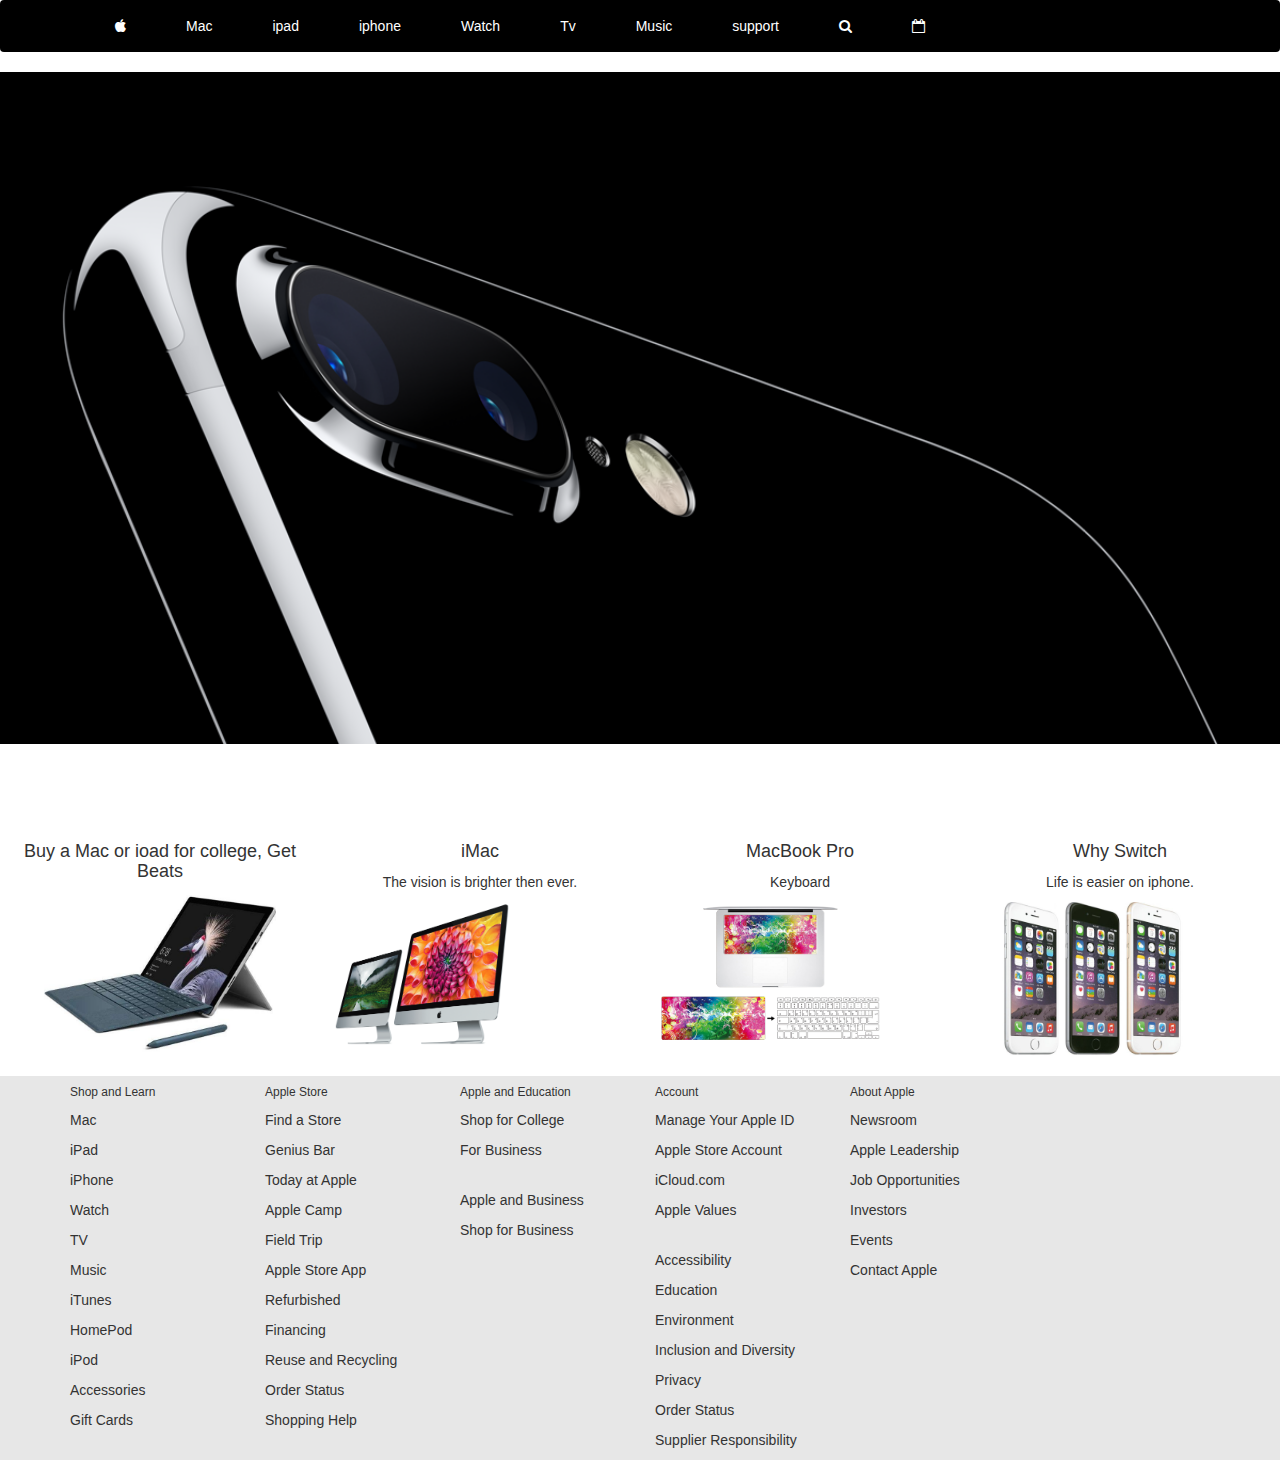
<file: index.html>
<!DOCTYPE html>
<html lang="en">
  <head>
    <meta charset="utf-8">
    <meta http-equiv="X-UA-Compatible" content="IE=edge">
    <meta name="viewport" content="width=device-width, initial-scale=1">
    <!-- The above 3 meta tags *must* come first in the head; any other head content must come *after* these tags -->
    <title>Apple website</title>

    <!-- Bootstrap -->
    <link rel="stylesheet" href="css/style.css">  
    <link href="css/bootstrap.min.css" rel="stylesheet">
  <link rel="stylesheet" href="https://cdnjs.cloudflare.com/ajax/libs/font-awesome/4.7.0/css/font-awesome.min.css">
  <script src="https://ajax.googleapis.com/ajax/libs/jquery/3.2.1/jquery.min.js"></script>
  <script src="https://maxcdn.bootstrapcdn.com/bootstrap/3.3.7/js/bootstrap.min.js"></script>

   
  </head>
  <body>
      
      <!-- navbar -->
    
       <div class="banner">
      <nav class="navbar navbar-defualt">
      
          <div class="container">
          
              <ul class="nav navbar-nav">
              
                  <li class="current"><a href="index.html"><i class="fa fa-apple" aria-hidden="true"></i></a></li>
                  <li><a href="mac.html">Mac</a></li>
                  <li><a href="ipad.html">ipad</a></li>
                  <li><a href="iphone.html">iphone</a></li>
                  <li><a href="Watch.html">Watch</a></li>
                  <li><a href="Tv.html">Tv</a></li>
                  <li><a href="#">Music</a></li>
                  <li><a href="#">support</a></li>
                  <li><a href="#"><i class="fa fa-search" aria-hidden="true"></i></a></li>
                  <li><a href="#"><i class="fa fa-calendar-o" aria-hidden="true"></i></a></li>
              </ul>
          </div>
      </nav>
      </div>
      
      <!-- end navbar -->
      <div id="carousel-example-generic" class="carousel slide" data-ride="carousel">
  <!-- Indicators -->
  <ol class="carousel-indicators">
    <li data-target="#carousel-example-generic" data-slide-to="0" class="active"></li>
    <li data-target="#carousel-example-generic" data-slide-to="1"></li>
    <li data-target="#carousel-example-generic" data-slide-to="2"></li>
  </ol>

  <!-- Wrapper for slides -->
  <div class="carousel-inner">
    <div class="item active">
      <img src="images/phone7s.png"   width="100%">
      
    </div>
    <div class="item">
      <img src="images/sow2.jpg"   width="100%">
      
    </div>
     <div class="item">
      <img src="images/ipadp.png"   width="100%">
         
      </div>
   
   
  </div>       
</div>
      
      
      
      <!-- info -->
      
      <div id="info" class="info">
          <div class="container-fluid">
              <div class="row">
              
                  <div class="col-lg-3 col-md-3" >
                      <h4>Buy a Mac or ioad for college, Get Beats</h4>
                      <img src="images/info4jpg.jpg" class="img-responsive" width="100%" >
                  </div>
                  <div class="col-lg-3 col-md-3">
                      <h4>iMac</h4>
                      <p class="mag">The vision is brighter then ever.</p>
                      <img src="images/imac.png" class="img-responsive" width="60%">
                  
                  </div>
                  
                  <div class="col-lg-3 col-md-3">
                      <h4>MacBook Pro</h4>
                      <p class="mag">Keyboard </p>
                      <img src="images/info2b.jpg" class="img-responsive" width="80%">
                  
                  </div>
                  
                  <div class="col-lg-3 col-md-3">
                      <h4>Why Switch</h4>
                      <p class="mag">Life is easier on iphone.</p>
                      <img src="images/info5.jpg" class="img-responsive" width="80%">
                  
                  </div>
              
              </div>
          
          </div>
      </div>
      
      <!-- end info -->
      
      <!-- service -->
      
      <div id="service" class="service">
          <div class="container">
              <div class="row">
              
                  <div class="col-lg-2 col-md-2">
                      <h6>Shop and Learn</h6>
                      <p>Mac</p>
                      <p>iPad</p>
                      <p>iPhone</p>
                      <p>Watch</p>
                      <p>TV</p>
                      <p>Music</p>
                      <p>iTunes</p>
                      <p>HomePod</p>
                      <p>iPod</p>
                      <p>Accessories</p>
                      <p>Gift Cards</p>
                  
                  
                  </div>
                  
                  <div class="col-lg-2 col-md-2">
                      <h6> Apple Store</h6>
                      <p>Find a Store</p>
                      <p>Genius Bar</p>
                      <p>Today at Apple</p>
                      <p>Apple Camp</p>
                      <p>Field Trip</p>
                      <p>Apple Store App</p>
                      <p>Refurbished </p>
                      <p>Financing</p>
                      <p>Reuse and Recycling</p>
                      <p>Order Status</p>
                      <p>Shopping Help</p>
                  
                  
                  </div>
                  
                  
                  <div class="col-lg-2 col-md-2">
                      <h6>Apple and Education</h6>
                      <p>Shop for College</p>
                      <p>For Business</p>
                      <br />
                      
                      <p>Apple and Business</p>
                      <p>Shop for Business</p>
                      
                  
                  </div>
                  
                  <div class="col-lg-2 col-md-2">
                      <h6> Account</h6>
                      <p>Manage Your Apple ID</p>
                      <p>Apple Store Account</p>
                      <p>iCloud.com</p>
                      <p>Apple Values</p>
                      <br />
                      
                      <p>Accessibility</p>
                      <p>Education</p>
                      <p>Environment</p>
                      <p>Inclusion and Diversity</p>
                      <p>Privacy</p>
                      <p>Order Status</p>
                      <p>Supplier Responsibility</p>
                  
                  
                  </div>
                  
                  
                  <div class="col-lg-2 col-md-2">
                      <h6> About Apple</h6>
                      <p>Newsroom</p>
                      <p>Apple Leadership</p>
                      <p>Job Opportunities</p>
                      <p>Investors</p>
                      <p>Events</p>
                      <p>Contact Apple</p>
                      
                  </div>
              </div>
          </div>
      </div>
      
       <!-- end service -->
      
      
      
      

      
      
      
      

     
   





      
      
      
      
      
      
      
      
      
      
      
      
      
      
      
      
      
      
      
      
      
      
      
      
      
      
      
      
      
      

    <!-- jQuery (necessary for Bootstrap's JavaScript plugins) -->
    <script src="https://ajax.googleapis.com/ajax/libs/jquery/1.12.4/jquery.min.js"></script>
    <!-- Include all compiled plugins (below), or include individual files as needed -->
    <script src="js/bootstrap.min.js"></script>
  </body>
</html>
</file>
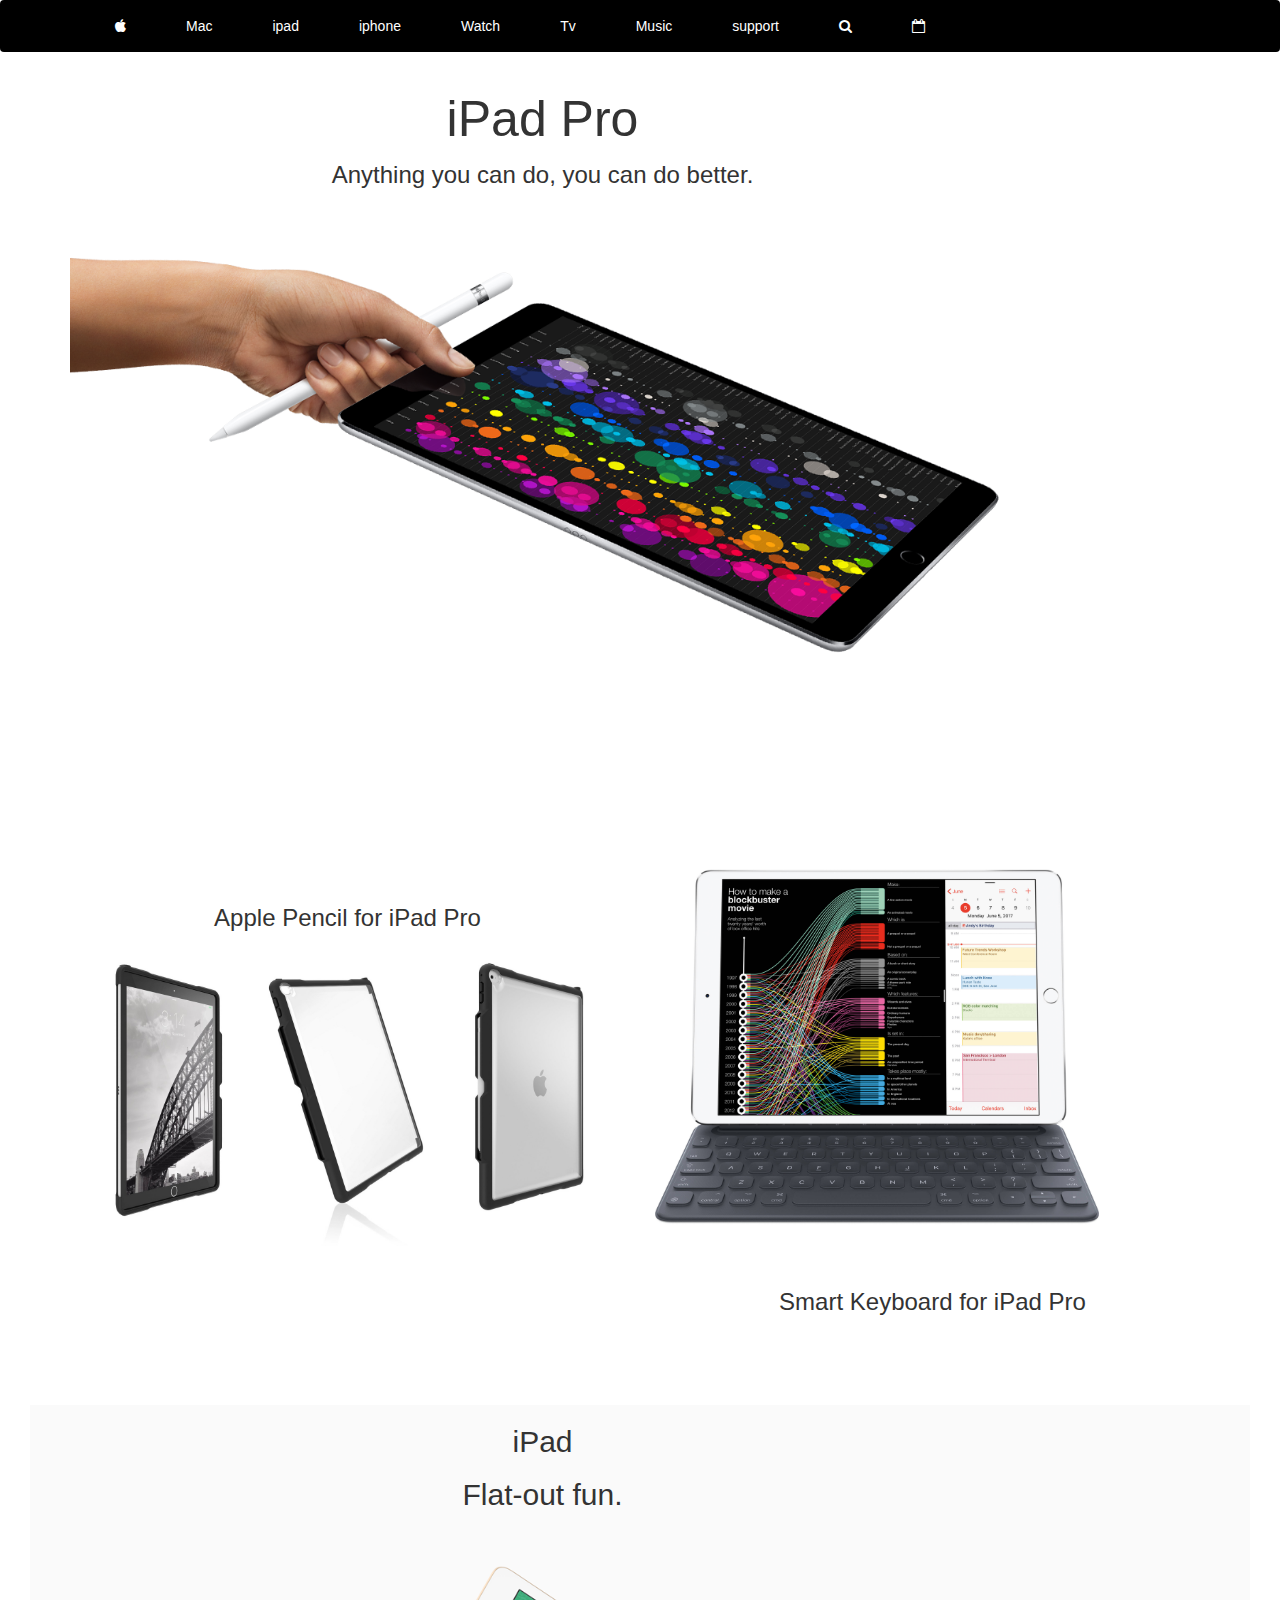
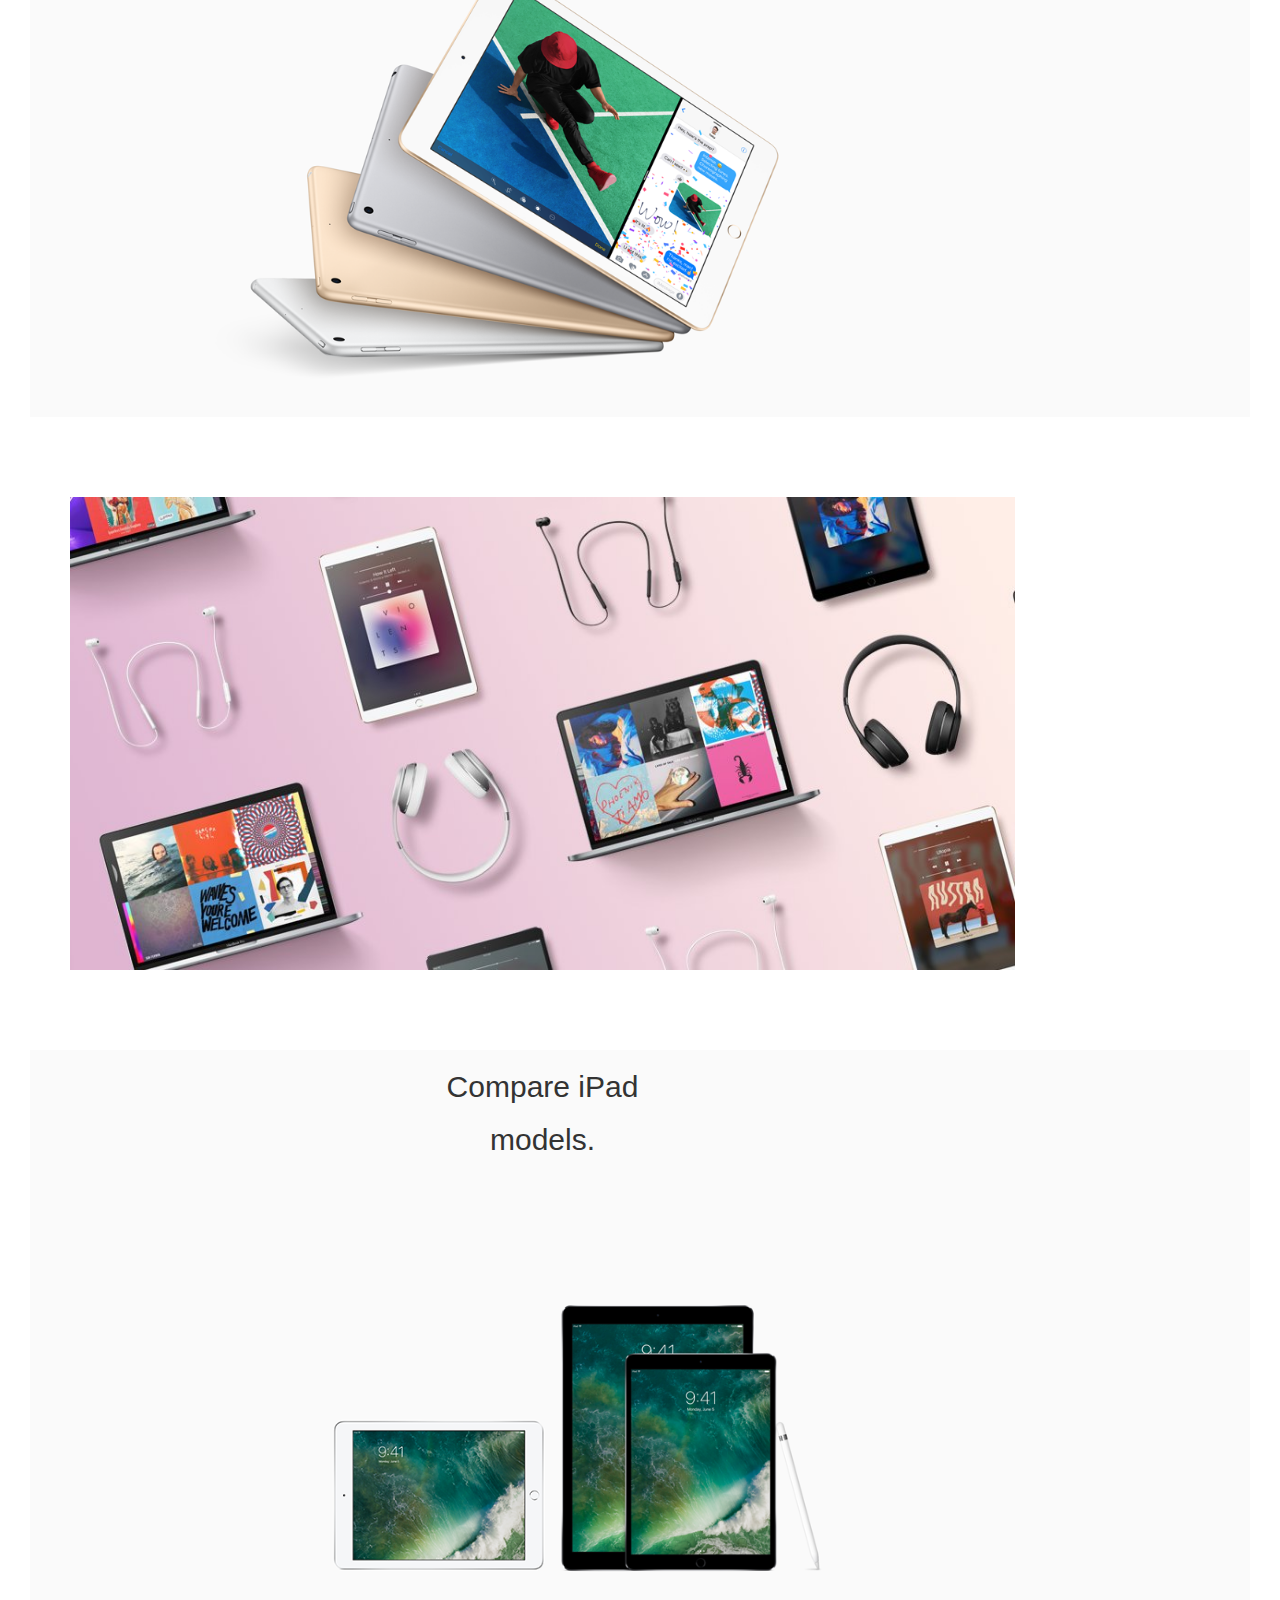
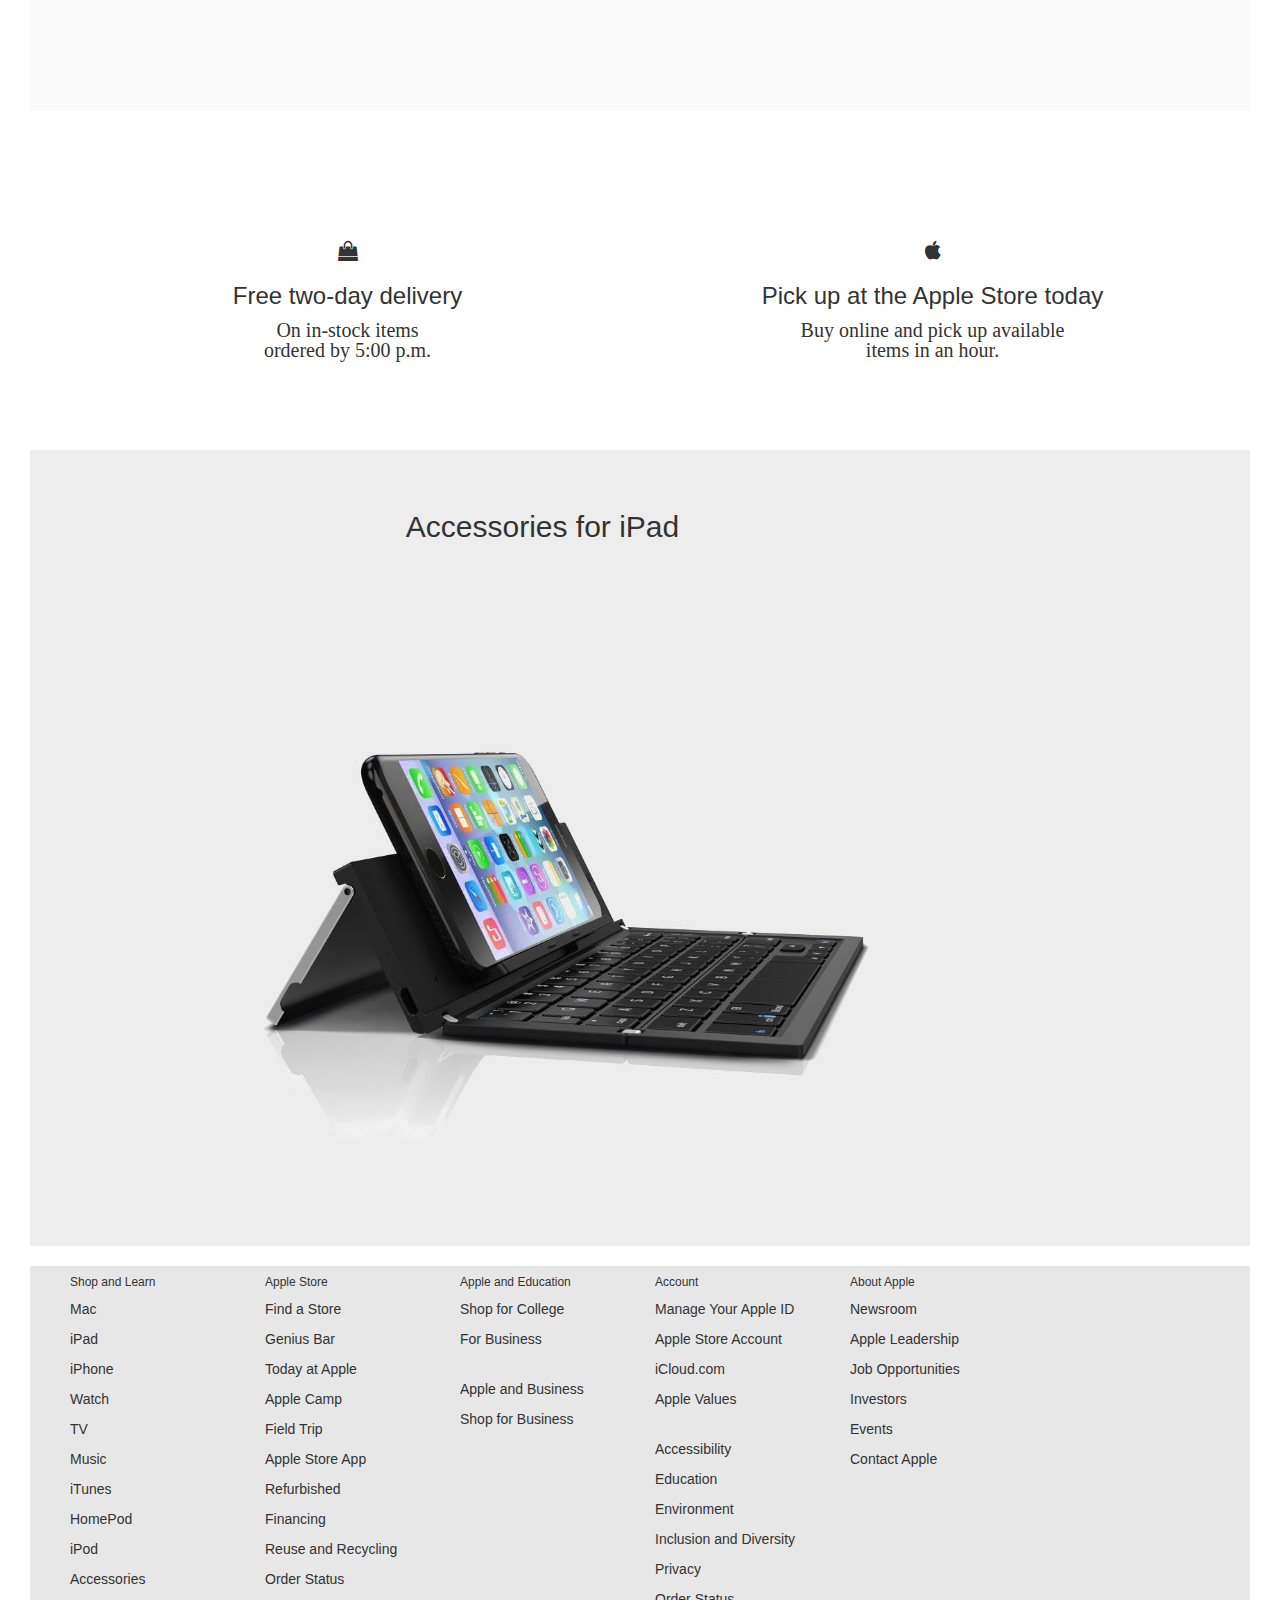
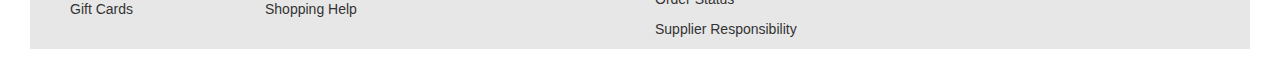
<file: ipad.html>
<!DOCTYPE html>
<html lang="en">
  <head>
    <meta charset="utf-8">
    <meta http-equiv="X-UA-Compatible" content="IE=edge">
    <meta name="viewport" content="width=device-width, initial-scale=1">
    <!-- The above 3 meta tags *must* come first in the head; any other head content must come *after* these tags -->
    <title>Apple website</title>

    <!-- Bootstrap -->
    <link rel="stylesheet" href="css/style.css">  
    <link href="css/bootstrap.min.css" rel="stylesheet">
  <link rel="stylesheet" href="https://cdnjs.cloudflare.com/ajax/libs/font-awesome/4.7.0/css/font-awesome.min.css">
  <script src="https://ajax.googleapis.com/ajax/libs/jquery/3.2.1/jquery.min.js"></script>
  <script src="https://maxcdn.bootstrapcdn.com/bootstrap/3.3.7/js/bootstrap.min.js"></script>

   
  </head>
  <body>
      
      <!-- navbar -->
    
       <div class="banner">
      <nav class="navbar navbar-defualt">
      
          <div class="container">
          
              <ul class="nav navbar-nav">
              
                  <li><a href="index.html"><i class="fa fa-apple" aria-hidden="true"></i></a></li>
                  <li><a href="mac.html">Mac</a></li>
                  <li class="current"><a href="ipad.html">ipad</a></li>
                  <li><a href="iphone.html">iphone</a></li>
                  <li><a href="Watch.html">Watch</a></li>
                  <li><a href="Tv.html">Tv</a></li>
                  <li><a href="#">Music</a></li>
                  <li><a href="#">support</a></li>
                  <li><a href="#"><i class="fa fa-search" aria-hidden="true"></i></a></li>
                  <li><a href="#"><i class="fa fa-calendar-o" aria-hidden="true"></i></a></li>
              </ul>
          </div>
      </nav>
      </div>
      
      <!-- end navbar -->
      
      <div id="ipad" class="ipad">
          <div class="container">
              <div class="row">
              
                  <div class="col-lg-10 col-md-10">
                      <h1>iPad Pro</h1>
                      <h3>Anything you can do, you can do better.</h3> 
                  
                  </div>
                  
                  <div class="col-lg-10 col-md-10">
                  <img src="images/ipadp.png" class="img-responsive">
                  
                  </div>
              </div>
          </div>
      </div>
      
      
      
       <!-- pen -->
       
      <div id="pen" class="pen">
          <div class="container">
              <div class="row">
              
                  <div class="col-lg-6 col-md-6" id="pro">
                      <h3>Apple Pencil
                       for iPad Pro</h3>
                      <img src="images/ipad-pro-dux.jpg" class="img-responsive">
                      
                  
                  </div>
                  
                  <div class="col-lg-6 col-md-6">
                  <img src="images/kyeb.jpg" class="img-responsive" width="80%">
                      <h3>Smart Keyboard
                       for iPad Pro</h3>  
                  
                  </div>    
          </div>
      </div>
          
           <!-- end pen -->
          
          
          
           <!-- fun -->
          
           <div id="fun" class="fun">
          <div class="container">
              <div class="row">
                  
                <div class="col-lg-10 col-md-10">
                      <h2>iPad</h2>
                      <h2>Flat-out fun.</h2>
                      <img src="images/fun.png" class="img-responsive">
              </div> 
                     
              </div>
               </div>
               </div>
          
          
           <!-- end fun -->
          
          <div id="buy" class="buy">
          <div class="container">
              <div class="row">
           
                  <div class="col-lg-10 col-md-10">
                <img src="images/buy.jpg" class="img-responsive">
              </div> 
        
              </div>
              </div>
          </div>
          
          
          <div id="fun" class="fun">
          <div class="container">
              <div class="row">
                  
            <div class="col-lg-10 col-md-10">
                <h2>Compare iPad</h2> 
                <h2> models.</h2> 
              <img src="images/model.png"  width="110%">  
                
           </div>      
                  
                
              </div>
              </div>
          </div>
          
          
          <div id="imac" class="imac">
          <div class="container">
              <div class="row">
          
          <div class="col-lg-6 col-md-6" id="fa">
                      <i class="fa fa-shopping-bag" aria-hidden="true"></i>
                      <h3>Free two-day delivery</h3>
                      <p class="fa">On in-stock items<br>ordered by 5:00 p.m.</p>
                  
                  
                  </div>
                  <div class="col-lg-6 col-md-6" id="fa" >
                      <i class="fa fa-apple" aria-hidden="true"></i>
                      <h3>Pick up at the Apple Store today</h3>
                      <p class="fa">Buy online and pick up available<br>items in an hour.</p>
                  
                  
                  </div>
              </div>
              </div>
          </div>
          
          
          
          <div id="acss" class="acss">
          <div class="container">
              <div class="row">
                  
            <div class="col-lg-10 col-md-10">
                <h2>Accessories for iPad</h2> 
                
              <img src="images/acssjpg.jpg"  width="110%">  
                
           </div>      
                  
                
              </div>
              </div>
          </div>
          
          
          
          
          
         
      
      
      <!-- service -->
      
      <div id="service" class="service">
          <div class="container">
              <div class="row">
              
                  <div class="col-lg-2 col-md-2">
                      <h6>Shop and Learn</h6>
                      <p>Mac</p>
                      <p>iPad</p>
                      <p>iPhone</p>
                      <p>Watch</p>
                      <p>TV</p>
                      <p>Music</p>
                      <p>iTunes</p>
                      <p>HomePod</p>
                      <p>iPod</p>
                      <p>Accessories</p>
                      <p>Gift Cards</p>
                  
                  
                  </div>
                  
                  <div class="col-lg-2 col-md-2">
                      <h6> Apple Store</h6>
                      <p>Find a Store</p>
                      <p>Genius Bar</p>
                      <p>Today at Apple</p>
                      <p>Apple Camp</p>
                      <p>Field Trip</p>
                      <p>Apple Store App</p>
                      <p>Refurbished </p>
                      <p>Financing</p>
                      <p>Reuse and Recycling</p>
                      <p>Order Status</p>
                      <p>Shopping Help</p>
                  
                  
                  </div>
                  
                  
                  <div class="col-lg-2 col-md-2">
                      <h6>Apple and Education</h6>
                      <p>Shop for College</p>
                      <p>For Business</p>
                      <br />
                      
                      <p>Apple and Business</p>
                      <p>Shop for Business</p>
                      
                  
                  </div>
                  
                  <div class="col-lg-2 col-md-2">
                      <h6> Account</h6>
                      <p>Manage Your Apple ID</p>
                      <p>Apple Store Account</p>
                      <p>iCloud.com</p>
                      <p>Apple Values</p>
                      <br />
                      
                      <p>Accessibility</p>
                      <p>Education</p>
                      <p>Environment</p>
                      <p>Inclusion and Diversity</p>
                      <p>Privacy</p>
                      <p>Order Status</p>
                      <p>Supplier Responsibility</p>
                  
                  
                  </div>
                  
                  
                  <div class="col-lg-2 col-md-2">
                      <h6> About Apple</h6>
                      <p>Newsroom</p>
                      <p>Apple Leadership</p>
                      <p>Job Opportunities</p>
                      <p>Investors</p>
                      <p>Events</p>
                      <p>Contact Apple</p>
                      
                  </div>
              </div>
          </div>
      </div>
      
       <!-- end service -->
          
    <!-- jQuery (necessary for Bootstrap's JavaScript plugins) -->
    <script src="https://ajax.googleapis.com/ajax/libs/jquery/1.12.4/jquery.min.js"></script>
    <!-- Include all compiled plugins (below), or include individual files as needed -->
    <script src="js/bootstrap.min.js"></script>
  </body>
</html>
</file>
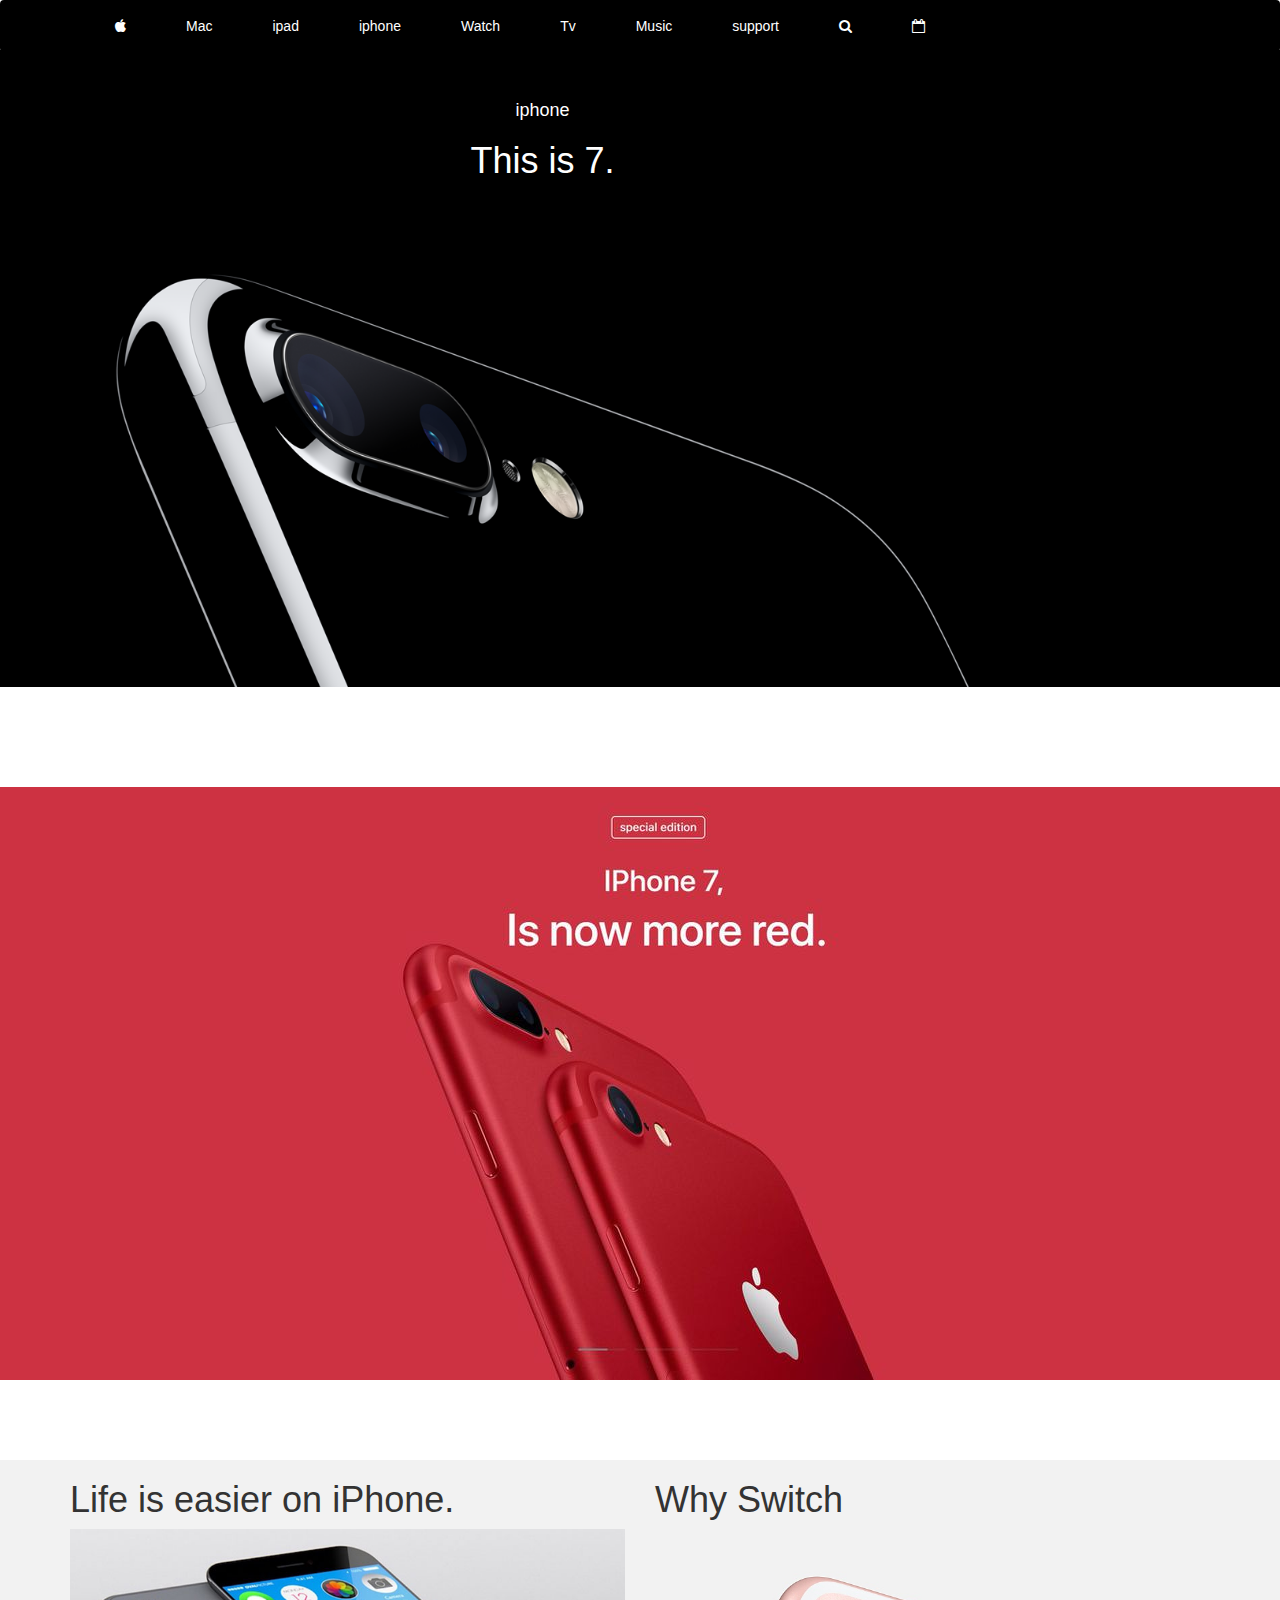
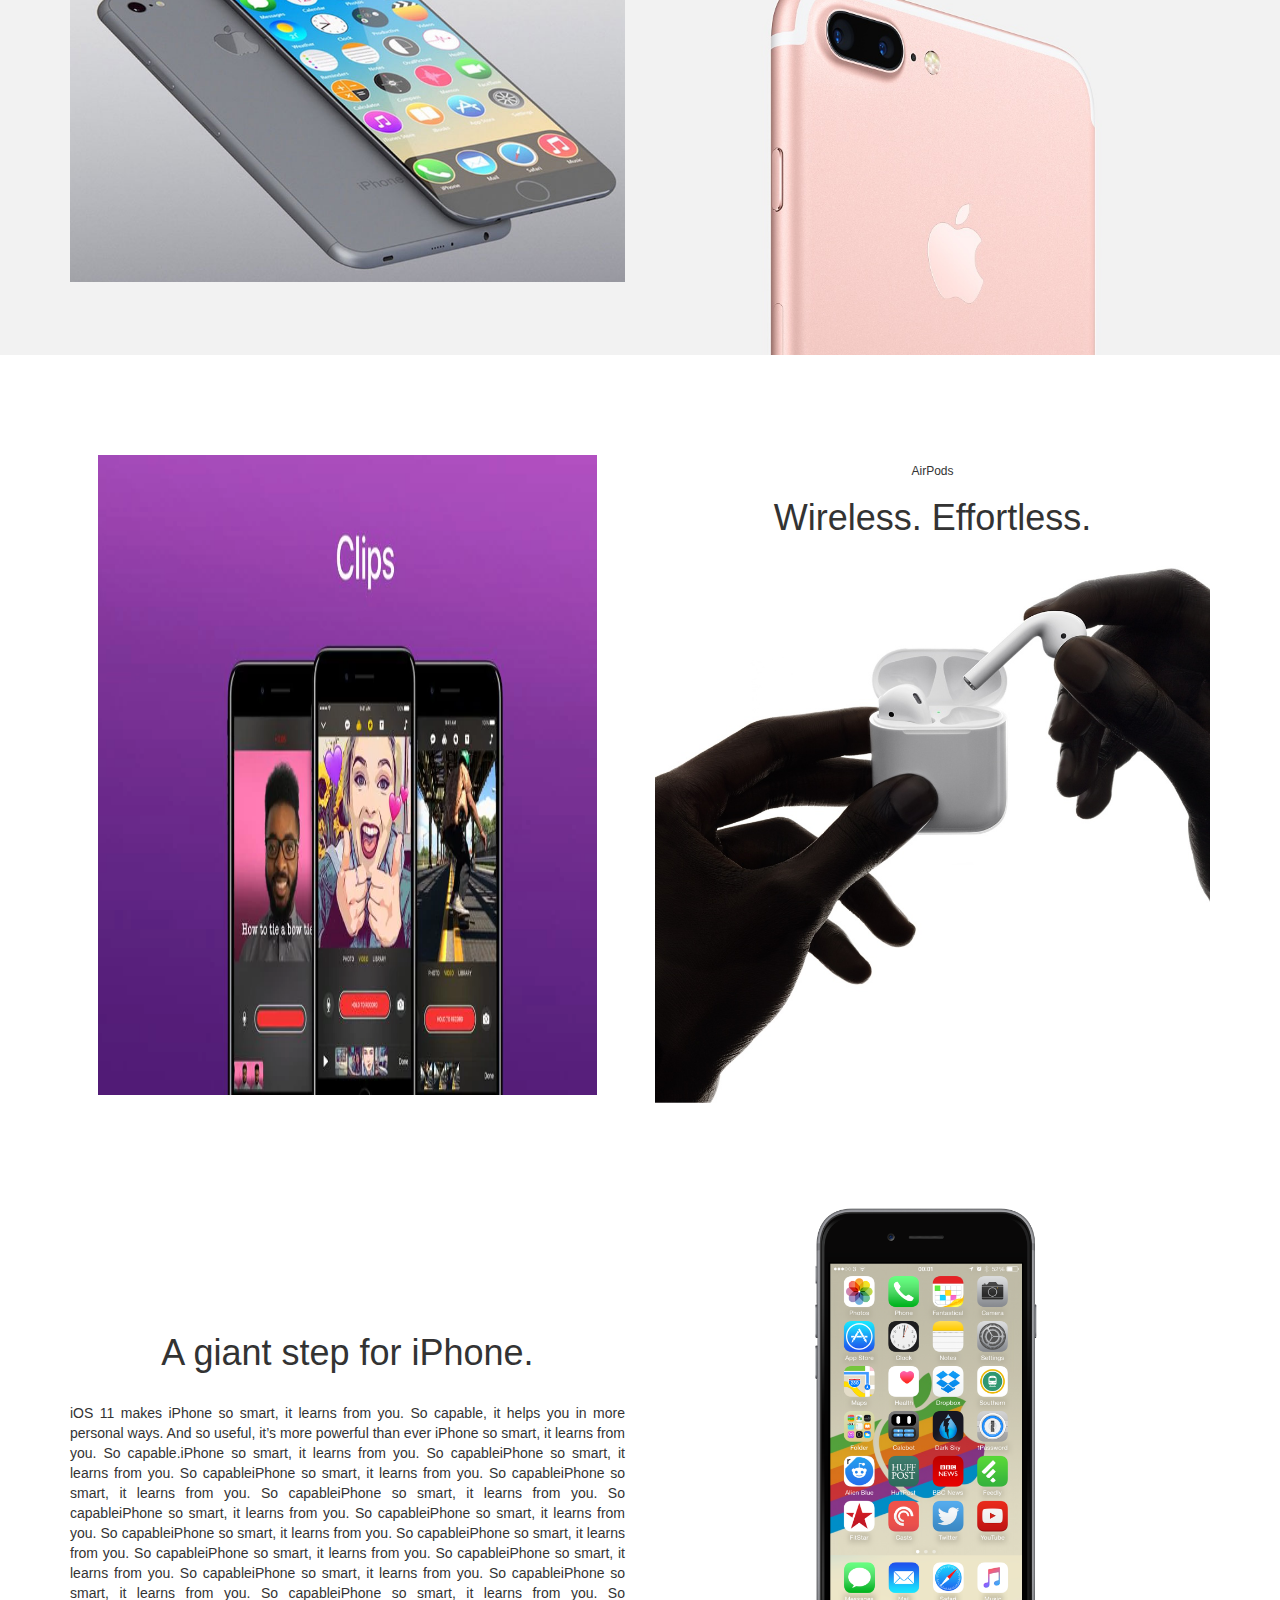
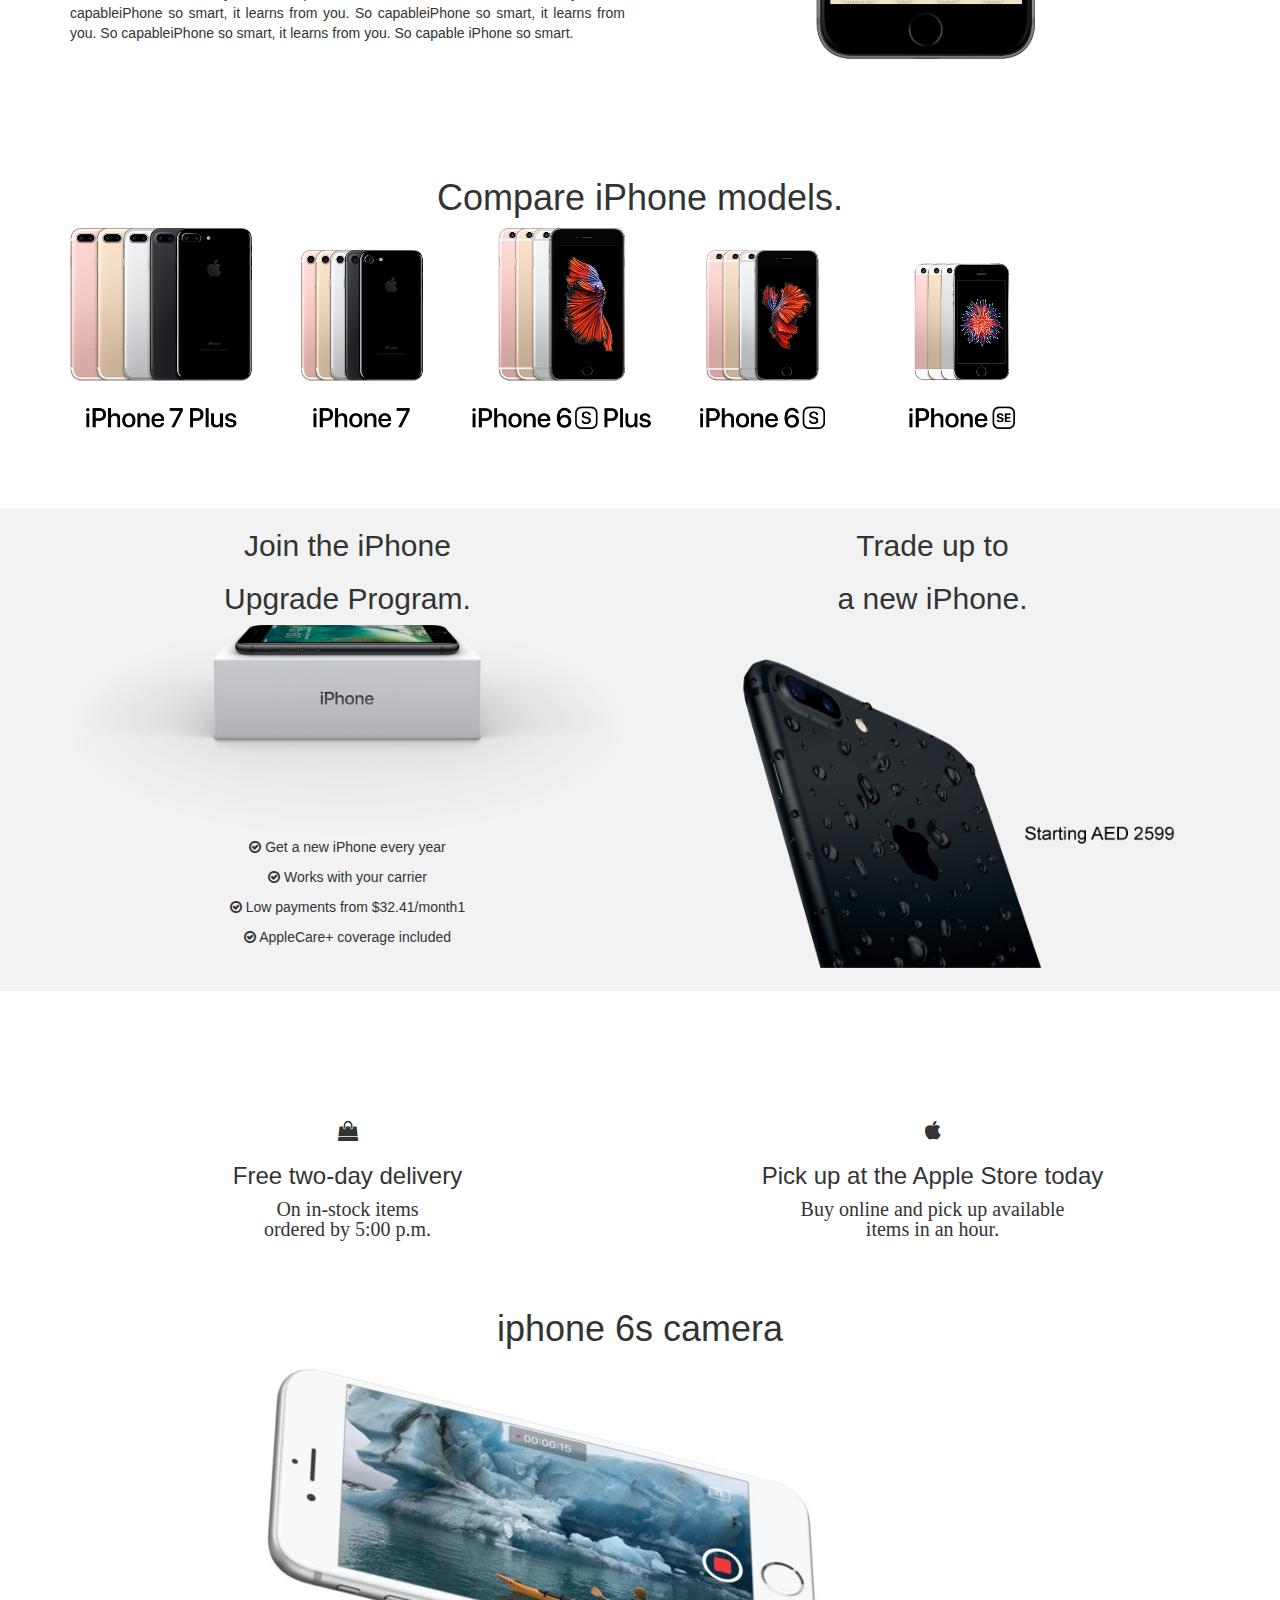
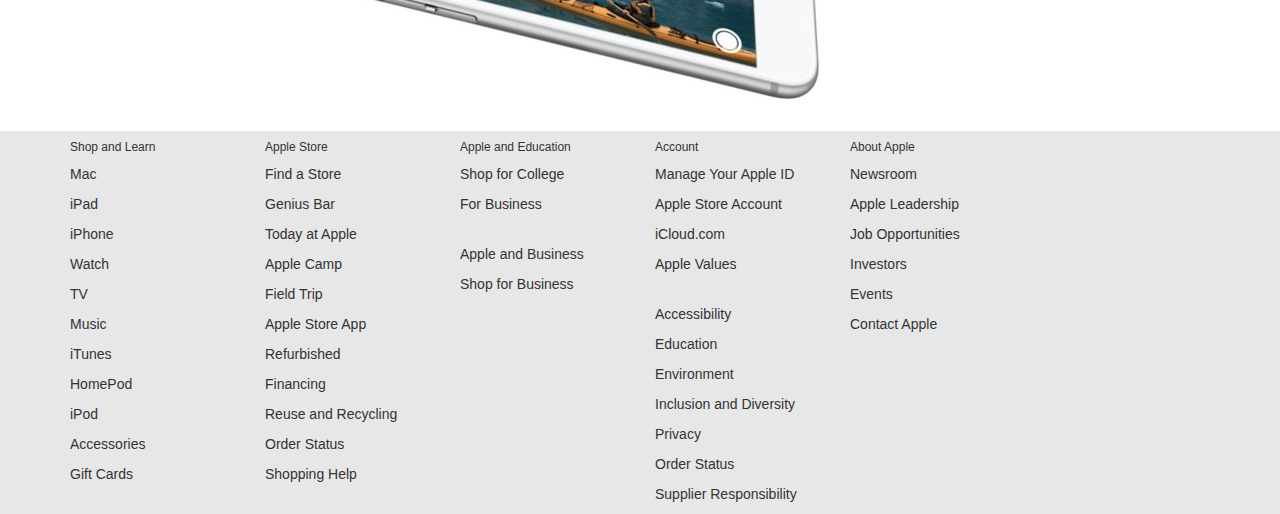
<file: iphone.html>
<!DOCTYPE html>
<html lang="en">
  <head>
    <meta charset="utf-8">
    <meta http-equiv="X-UA-Compatible" content="IE=edge">
    <meta name="viewport" content="width=device-width, initial-scale=1">
    <!-- The above 3 meta tags *must* come first in the head; any other head content must come *after* these tags -->
    <title>Apple website</title>

    <!-- Bootstrap -->
    <link rel="stylesheet" href="css/style.css">  
    <link href="css/bootstrap.min.css" rel="stylesheet">
  <link rel="stylesheet" href="https://cdnjs.cloudflare.com/ajax/libs/font-awesome/4.7.0/css/font-awesome.min.css">
  <script src="https://ajax.googleapis.com/ajax/libs/jquery/3.2.1/jquery.min.js"></script>
  <script src="https://maxcdn.bootstrapcdn.com/bootstrap/3.3.7/js/bootstrap.min.js"></script>

   
  </head>
  <body>
      
      <!-- navbar -->
    
       <div class="banner">
      <nav class="navbar navbar-defualt">
      
          <div class="container">
          
              <ul class="nav navbar-nav">
              
                  <li><a href="index.html"><i class="fa fa-apple" aria-hidden="true"></i></a></li>
                  <li><a href="mac.html">Mac</a></li>
                  <li><a href="ipad.html">ipad</a></li>
                  <li  class="current"><a href="iphone.html">iphone</a></li>
                  <li><a href="Watch.html">Watch</a></li>
                  <li><a href="Tv.html">Tv</a></li>
                  <li><a href="#">Music</a></li>
                  <li><a href="#">support</a></li>
                  <li><a href="#"><i class="fa fa-search" aria-hidden="true"></i></a></li>
                  <li><a href="#"><i class="fa fa-calendar-o" aria-hidden="true"></i></a></li>
              </ul>
          </div>
      </nav>
      </div>
      
      <!-- end navbar -->
      
      <div id="show" class="show">
          <div class="container">
          <div class="row">
              
              <div class="col-lg-10 col-md-10">
                  <h4>iphone</h4>
                  <h1>This is 7.</h1>
              
              </div>  
              <div class="col-lg-10 col-md-10">
              <img src="images/phone7s.png" class="img-responsive">
          </div>
          </div>
      
          </div>
      </div>
      
      
      <div id="phone" class="phone">
          <div class="container">
          <div class="row">
              
               <div class="col-lg-10 col-md-10">
              <img src="images/red.jpg"  >
          </div>              
            
              </div>
          </div>
      </div>
      
      
      
      
      <div id="ph" class="ph">
          <div class="container">
          <div class="row">
                
              
              <div class="col-lg-6 col-md-6">
                 <h1>Life is easier on iPhone.</h1>
              <img src="images/ip1.jpg" class="img-responsive">
          </div>
              
              <div class="col-lg-6 col-md-6" >
                  <h1>Why Switch</h1>
              <img src="images/ip2.jpg" class="img-responsive">
          </div>
              
              
            
              </div>
          </div>
      </div>
      
      
      
      <div id="clip" class="clip">
          <div class="container">
          <div class="row">
                
              
              <div class="col-lg-6 col-md-6" >
              <img src="images/clip.png" class="chill">
          </div>
              
              <div class="col-lg-6 col-md-6" >
                  <h6>AirPods</h6>
                  <h1>Wireless. Effortless. </h1>
              <img src="images/heap.jpg" class="img-responsive">
          </div>
              
              
            
              </div>
          </div>
      </div>
      
      
      <div id="step" class="step">
          <div class="container">
          <div class="row">
              
              <div class="col-lg-6 col-md-6">
             <h1>A giant step for iPhone.</h1>
                  <p class="stp">iOS 11 makes iPhone so smart, it learns from you. So capable, it helps you in more personal ways. And so useful, it’s more powerful than ever iPhone so smart, it learns from you. So capable.iPhone so smart, it learns from you. So capableiPhone so smart, it learns from you. So capableiPhone so smart, it learns from you. So capableiPhone so smart, it learns from you. So capableiPhone so smart, it learns from you. So capableiPhone so smart, it learns from you. So capableiPhone so smart, it learns from you. So capableiPhone so smart, it learns from you. So capableiPhone so smart, it learns from you. So capableiPhone so smart, it learns from you. So capableiPhone so smart, it learns from you. So capableiPhone so smart, it learns from you. So capableiPhone so smart, it learns from you. So capableiPhone so smart, it learns from you. So capableiPhone so smart, it learns from you. So capableiPhone so smart, it learns from you. So capableiPhone so smart, it learns from you. So capable iPhone so smart.</p>      
              
              </div>
              <div class="col-lg-6 col-md-6">
              <img src="images/iphone.png" class="img-responsive">
              </div>
              
              </div>  
              </div>  
              </div>
      
      
      <div id="comp" class="comp">
          <div class="container">
              <h1>Compare iPhone models.</h1>  
                <div class="row">
                
                    <div class="col-lg-10 col-md-10">
                    <img src="images/Compare-iPhone.png" class="img-responsive" >
                    
                    
                    
                    </div>        
                    
              </div>    
              </div>    
              </div>
      
      <div id="goin" class="goin">
          <div class="container"> 
                <div class="row">
                    
                    <div class="col-lg-6 col-md-6">
                        <h2>Join the iPhone </h2>
                        <h2>Upgrade Program. </h2>
                        <img src="images/goi.png" class="img-responsive">
                        <p class="fai"><i class="fa fa-check-circle-o" aria-hidden="true"></i> Get a new iPhone every year</p>
                        <p  class="fai"><i class="fa fa-check-circle-o" aria-hidden="true"></i>   Works with your carrier</p>
                        <p  class="fai"><i class="fa fa-check-circle-o" aria-hidden="true"></i>  Low payments from $32.41/month1</p>
                        <p  class="fai"><i class="fa fa-check-circle-o" aria-hidden="true"></i>   AppleCare+ coverage included</p>
                    </div> 
                    
                    <div class="col-lg-6 col-md-6">
                        <h2>Trade up to </h2>
                        <h2> a new iPhone.</h2>
                        <img src="images/goi2.png" class="img-responsive">
                    </div>  
                    
                    
              </div>        
              </div>        
              </div>
      
          
      
      <div id="imac" class="imac">
          <div class="container">
              <div class="row">
          
          <div class="col-lg-6 col-md-6" id="fa">
                      <i class="fa fa-shopping-bag" aria-hidden="true"></i>
                      <h3>Free two-day delivery</h3>
                      <p class="fa">On in-stock items<br>ordered by 5:00 p.m.</p>
                  
                  
                  </div>
                  <div class="col-lg-6 col-md-6" id="fa" >
                      <i class="fa fa-apple" aria-hidden="true"></i>
                      <h3>Pick up at the Apple Store today</h3>
                      <p class="fa">Buy online and pick up available<br>items in an hour.</p>
                  
                  
                  </div>
              </div>
              </div>
          </div>
      
      
        <div id="comp" class="comp">
          <div class="container">
              <h1>iphone 6s camera</h1>  
                <div class="row">
            
                    <div class="col-lg-10 col-md-10">
                     <img src="images/iphone-6s-camera-4k-100613406-large.jpg">
                    
                    
                    </div>        
                    
              </div>    
              </div>    
              </div>    
      
      
      
      <!-- service -->
      
      <div id="service" class="service">
          <div class="container">
              <div class="row">
              
                  <div class="col-lg-2 col-md-2">
                      <h6>Shop and Learn</h6>
                      <p>Mac</p>
                      <p>iPad</p>
                      <p>iPhone</p>
                      <p>Watch</p>
                      <p>TV</p>
                      <p>Music</p>
                      <p>iTunes</p>
                      <p>HomePod</p>
                      <p>iPod</p>
                      <p>Accessories</p>
                      <p>Gift Cards</p>
                  
                  
                  </div>
                  
                  <div class="col-lg-2 col-md-2">
                      <h6> Apple Store</h6>
                      <p>Find a Store</p>
                      <p>Genius Bar</p>
                      <p>Today at Apple</p>
                      <p>Apple Camp</p>
                      <p>Field Trip</p>
                      <p>Apple Store App</p>
                      <p>Refurbished </p>
                      <p>Financing</p>
                      <p>Reuse and Recycling</p>
                      <p>Order Status</p>
                      <p>Shopping Help</p>
                  
                  
                  </div>
                  
                  
                  <div class="col-lg-2 col-md-2">
                      <h6>Apple and Education</h6>
                      <p>Shop for College</p>
                      <p>For Business</p>
                      <br />
                      
                      <p>Apple and Business</p>
                      <p>Shop for Business</p>
                      
                  
                  </div>
                  
                  <div class="col-lg-2 col-md-2">
                      <h6> Account</h6>
                      <p>Manage Your Apple ID</p>
                      <p>Apple Store Account</p>
                      <p>iCloud.com</p>
                      <p>Apple Values</p>
                      <br />
                      
                      <p>Accessibility</p>
                      <p>Education</p>
                      <p>Environment</p>
                      <p>Inclusion and Diversity</p>
                      <p>Privacy</p>
                      <p>Order Status</p>
                      <p>Supplier Responsibility</p>
                  
                  
                  </div>
                  
                  
                  <div class="col-lg-2 col-md-2">
                      <h6> About Apple</h6>
                      <p>Newsroom</p>
                      <p>Apple Leadership</p>
                      <p>Job Opportunities</p>
                      <p>Investors</p>
                      <p>Events</p>
                      <p>Contact Apple</p>
                      
                  </div>
              </div>
          </div>
      </div>
      
       <!-- end service -->
      
      
      
      

      
      
      
      

     
   





      
      
      
      
      
      
      
      
      
      
      
      
      
      
      
      
      
      
      
      
      
      
      
      
      
      
      
      
      
      

    <!-- jQuery (necessary for Bootstrap's JavaScript plugins) -->
    <script src="https://ajax.googleapis.com/ajax/libs/jquery/1.12.4/jquery.min.js"></script>
    <!-- Include all compiled plugins (below), or include individual files as needed -->
    <script src="js/bootstrap.min.js"></script>
  </body>
</html>
</file>
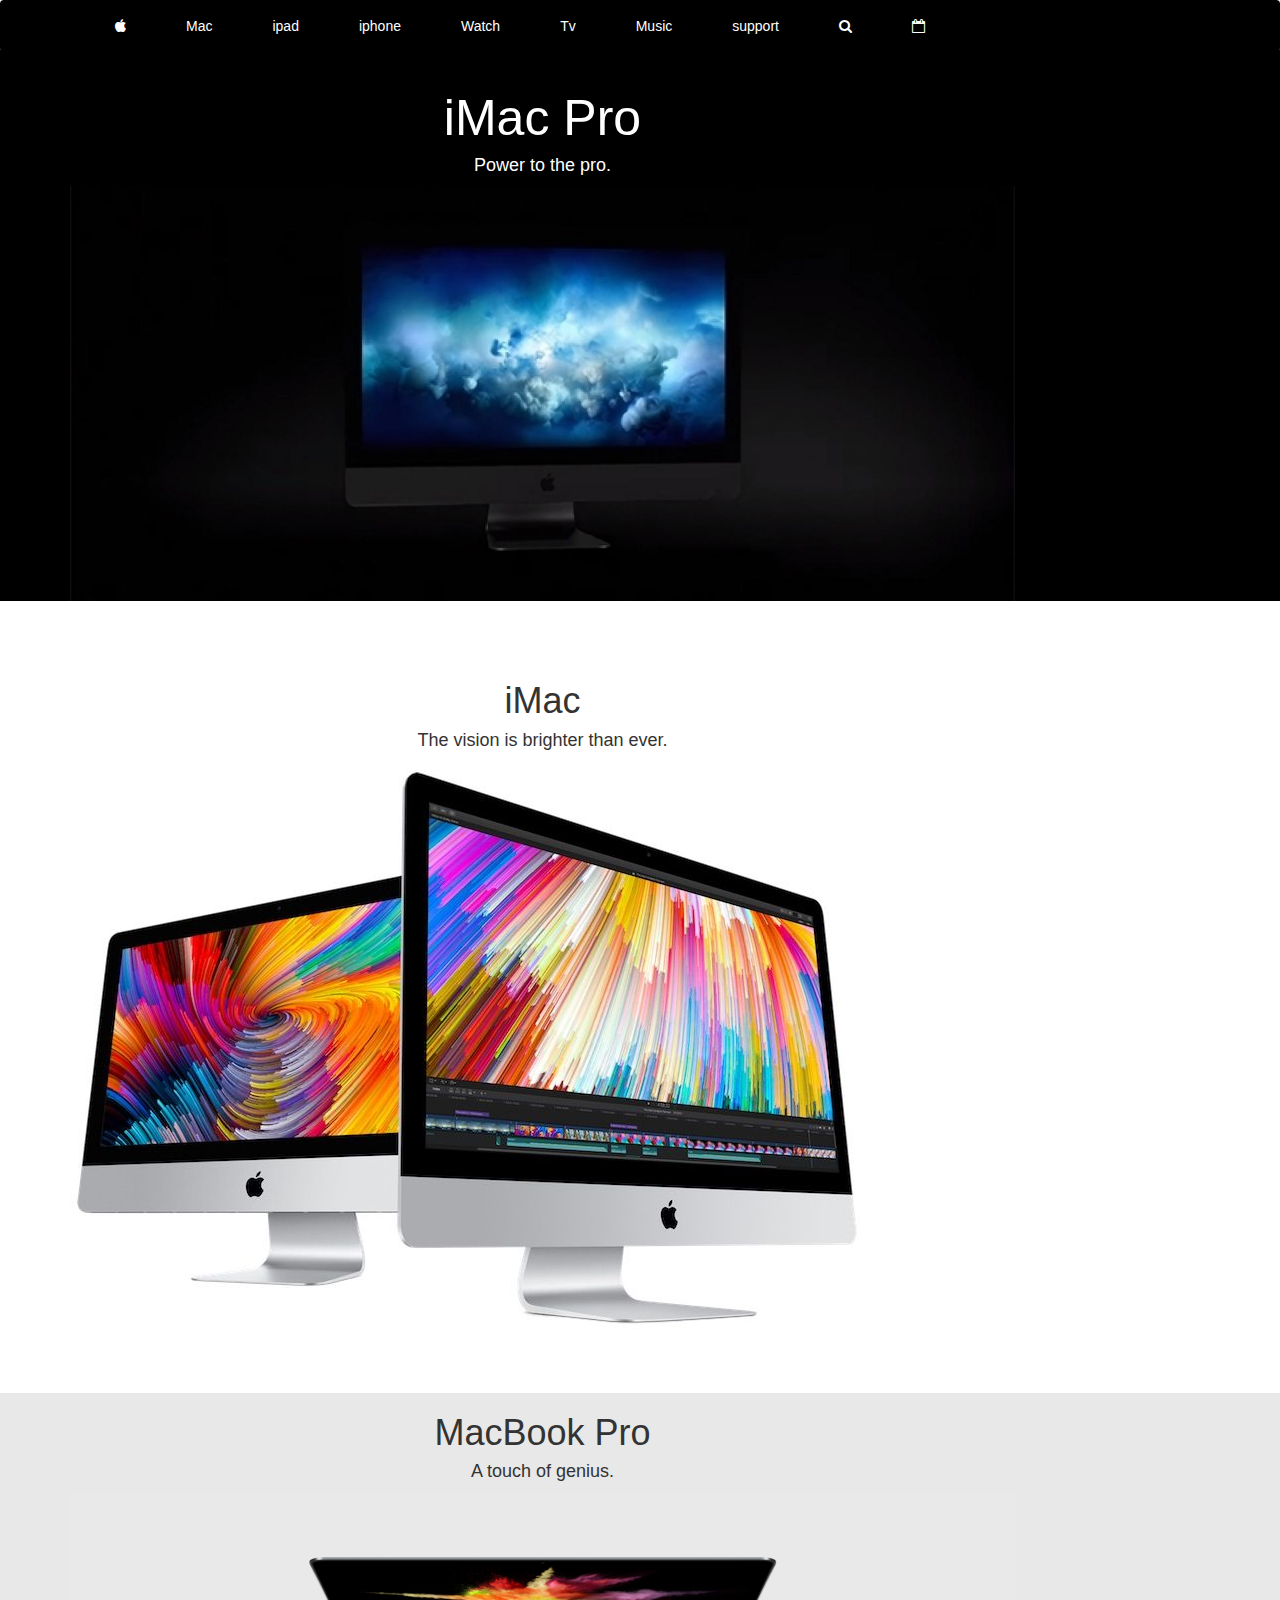
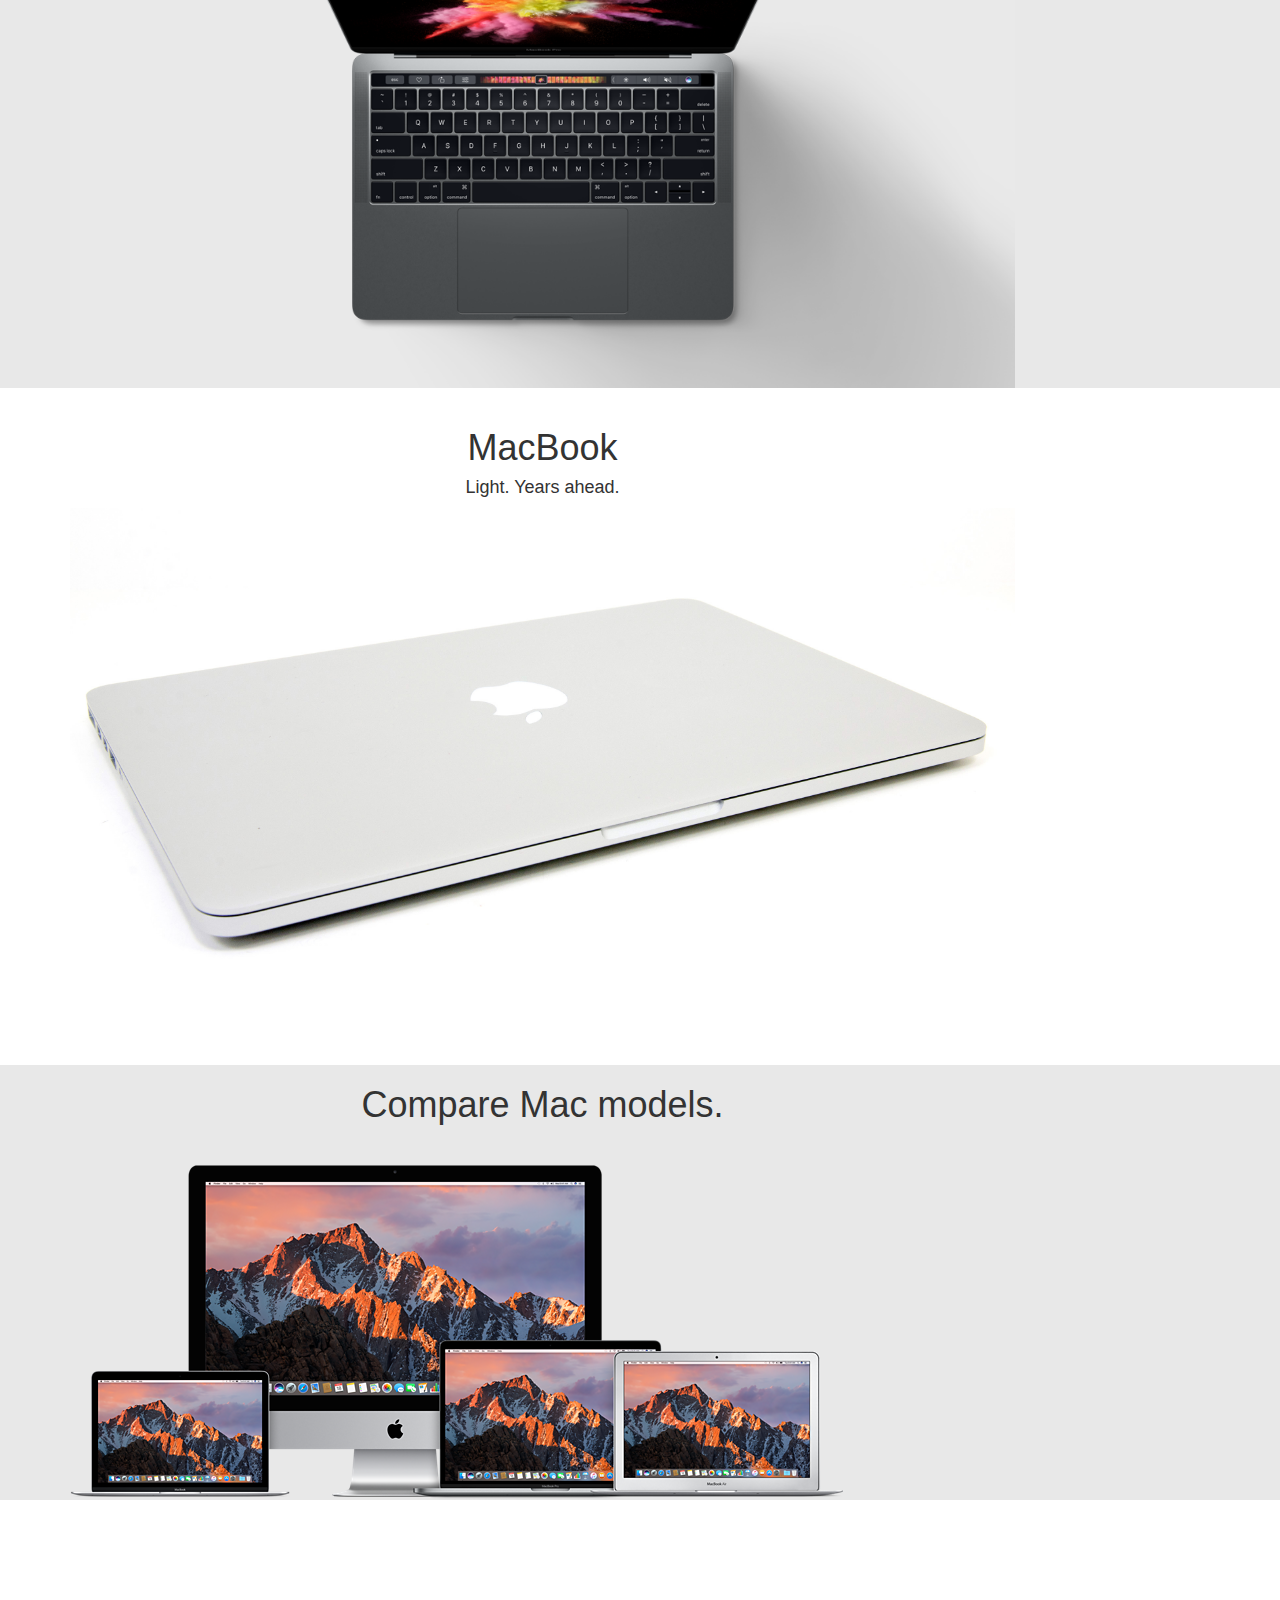
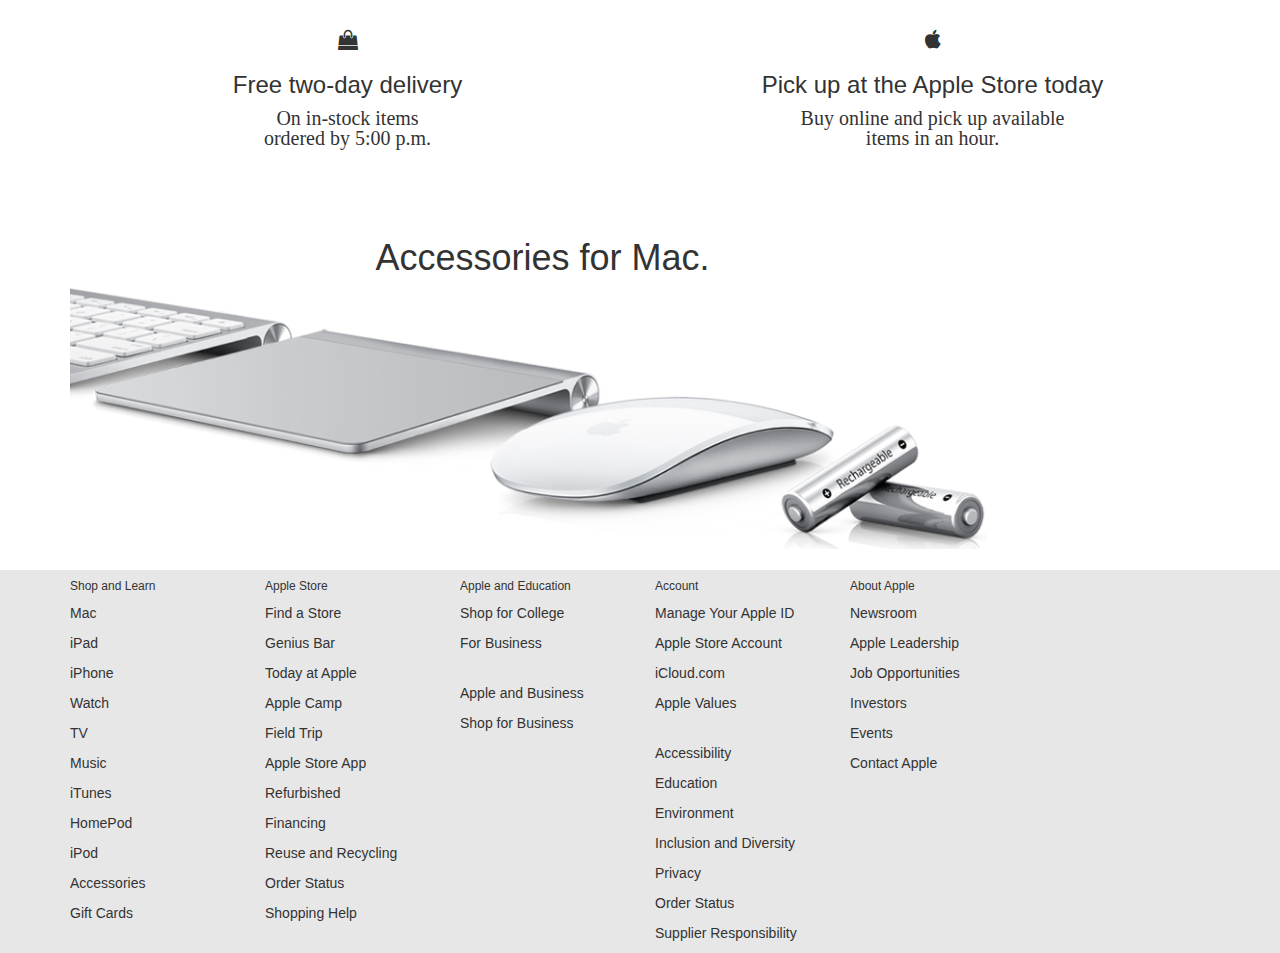
<file: mac.html>
<!DOCTYPE html>
<html lang="en">
  <head>
    <meta charset="utf-8">
    <meta http-equiv="X-UA-Compatible" content="IE=edge">
    <meta name="viewport" content="width=device-width, initial-scale=1">
    <!-- The above 3 meta tags *must* come first in the head; any other head content must come *after* these tags -->
    <title>Apple website</title>

    <!-- Bootstrap -->
    <link rel="stylesheet" href="css/style.css">  
    <link href="css/bootstrap.min.css" rel="stylesheet">
  <link rel="stylesheet" href="https://cdnjs.cloudflare.com/ajax/libs/font-awesome/4.7.0/css/font-awesome.min.css">
  <script src="https://ajax.googleapis.com/ajax/libs/jquery/3.2.1/jquery.min.js"></script>
  <script src="https://maxcdn.bootstrapcdn.com/bootstrap/3.3.7/js/bootstrap.min.js"></script>

   
  </head>
  <body>
      
      <!-- navbar -->
    
       <div class="banner">
      <nav class="navbar navbar-defualt">
      
          <div class="container">
          
              <ul class="nav navbar-nav">
              
                  <li><a href="index.html"><i class="fa fa-apple" aria-hidden="true"></i></a></li>
                  <li class="current"><a href="mac.html">Mac</a></li>
                  <li><a href="ipad.html">ipad</a></li>
                  <li><a href="iphone.html">iphone</a></li>
                  <li><a href="Watch.html">Watch</a></li>
                  <li><a href="Tv.html">Tv</a></li>
                  <li><a href="#">Music</a></li>
                  <li><a href="#">support</a></li>
                  <li><a href="#"><i class="fa fa-search" aria-hidden="true"></i></a></li>
                  <li><a href="#"><i class="fa fa-calendar-o" aria-hidden="true"></i></a></li>
              </ul>
          </div>
      </nav>
      </div>
      
      <!-- end navbar -->
      
      <!-- showcase  -->
      
      <div id="showcase" class="showcase">
          <div class="container">
              <div class="row">
                  <div class="col-lg-10 col-md-10">
                      <h1>iMac Pro</h1>
                      <h4>Power to the pro.</h4>
                      <img src="images/imac.jpg" class="img-responsive">
                  
                  
                  </div>
              </div>
          </div>
      </div>
      
      <!-- end showcase  -->
      
      <!-- imac -->
      
      <div id="imac" class="imac">
          <div class="container">
              <div class="row">
                  <div class="col-lg-10 col-md-10">
                      <h1>iMac</h1>
                      <h4>The vision is brighter than ever.</h4>
                      <img src="images/imc2.jpg" class="img-responsive">
                  
                  </div>
                  
            </div>
           </div>
         </div>
      
        <div id="macbook" class="macbook">
          <div class="container">
              <div class="row">
                  
                  <div class="col-lg-10 col-md-10" >
                      <h1>MacBook Pro</h1>
                      <h4>A touch of genius.</h4>
                      <img src="images/macbook.png" class="img-responsive">
                  
                  </div>
                  
                  </div>
                  </div>
                  </div>
      
             <div id="mac" class="mac">
              <div class="container">
              <div class="row">
                  
                   
                  <div class="col-lg-10 col-md-10" >
                      <h1>MacBook</h1>
                      <h4>Light. Years ahead.</h4>
                      <img src="images/macbook2.jpg" class="img-responsive">
                  
                  
                  </div>
                  
                  </div>
                  </div>
                  </div>
      
            <div id="cmac" class="cmac">
              <div class="container">
              <div class="row">
                  
                    
                  <div class="col-lg-10 col-md-10" >
                      <h1>Compare Mac models.</h1>
                      <img src="images/mac3.png" class="img-responsive">
                  
                  </div>
                  
                  </div>
                  </div>
                  </div>
                  
                  <div id="imac" class="imac">
                 <div class="container">
                  <div class="row">
                  
                  <div class="col-lg-6 col-md-6" id="fa">
                      <i class="fa fa-shopping-bag" aria-hidden="true"></i>
                      <h3>Free two-day delivery</h3>
                      <p class="fa">On in-stock items<br>ordered by 5:00 p.m.</p>
                  
                  
                  </div>
                  <div class="col-lg-6 col-md-6" id="fa" >
                      <i class="fa fa-apple" aria-hidden="true"></i>
                      <h3>Pick up at the Apple Store today</h3>
                      <p class="fa">Buy online and pick up available<br>items in an hour.</p>
                  
                  
                  </div>
                      
                  </div>
                  </div>
                  </div>
      
               <div id="acc" class="acc">
                 <div class="container">
                  <div class="row">
                  
                  
                   <div class="col-lg-10 col-md-10" >
                      <h1>Accessories for Mac.</h1>
                      <img src="images/acc.png" class="img-responsive">
                  
                  
                  </div>
                      
                  </div>
                  </div>
                  </div>
                  
                  
         
      
      <!-- end imac  -->
      
      <!-- service -->
      
      <div id="service" class="service">
          <div class="container">
              <div class="row">
              
                  <div class="col-lg-2 col-md-2">
                      <h6>Shop and Learn</h6>
                      <p>Mac</p>
                      <p>iPad</p>
                      <p>iPhone</p>
                      <p>Watch</p>
                      <p>TV</p>
                      <p>Music</p>
                      <p>iTunes</p>
                      <p>HomePod</p>
                      <p>iPod</p>
                      <p>Accessories</p>
                      <p>Gift Cards</p>
                  
                  
                  </div>
                  
                  <div class="col-lg-2 col-md-2">
                      <h6> Apple Store</h6>
                      <p>Find a Store</p>
                      <p>Genius Bar</p>
                      <p>Today at Apple</p>
                      <p>Apple Camp</p>
                      <p>Field Trip</p>
                      <p>Apple Store App</p>
                      <p>Refurbished </p>
                      <p>Financing</p>
                      <p>Reuse and Recycling</p>
                      <p>Order Status</p>
                      <p>Shopping Help</p>
                  
                  
                  </div>
                  
                  
                  <div class="col-lg-2 col-md-2">
                      <h6>Apple and Education</h6>
                      <p>Shop for College</p>
                      <p>For Business</p>
                      <br />
                      
                      <p>Apple and Business</p>
                      <p>Shop for Business</p>
                      
                  
                  </div>
                  
                  <div class="col-lg-2 col-md-2">
                      <h6> Account</h6>
                      <p>Manage Your Apple ID</p>
                      <p>Apple Store Account</p>
                      <p>iCloud.com</p>
                      <p>Apple Values</p>
                      <br />
                      
                      <p>Accessibility</p>
                      <p>Education</p>
                      <p>Environment</p>
                      <p>Inclusion and Diversity</p>
                      <p>Privacy</p>
                      <p>Order Status</p>
                      <p>Supplier Responsibility</p>
                  
                  
                  </div>
                  
                  
                  <div class="col-lg-2 col-md-2">
                      <h6> About Apple</h6>
                      <p>Newsroom</p>
                      <p>Apple Leadership</p>
                      <p>Job Opportunities</p>
                      <p>Investors</p>
                      <p>Events</p>
                      <p>Contact Apple</p>
                      
                  </div>
              </div>
          </div>
      </div>
      
       <!-- end service -->
      
      
      
      

      
      
      
      

     
   





      
      
      
      
      
      
      
      
      
      
      
      
      
      
      
      
      
      
      
      
      
      
      
      
      
      
      
      
      
      

    <!-- jQuery (necessary for Bootstrap's JavaScript plugins) -->
    <script src="https://ajax.googleapis.com/ajax/libs/jquery/1.12.4/jquery.min.js"></script>
    <!-- Include all compiled plugins (below), or include individual files as needed -->
    <script src="js/bootstrap.min.js"></script>
  </body>
</html>
</file>
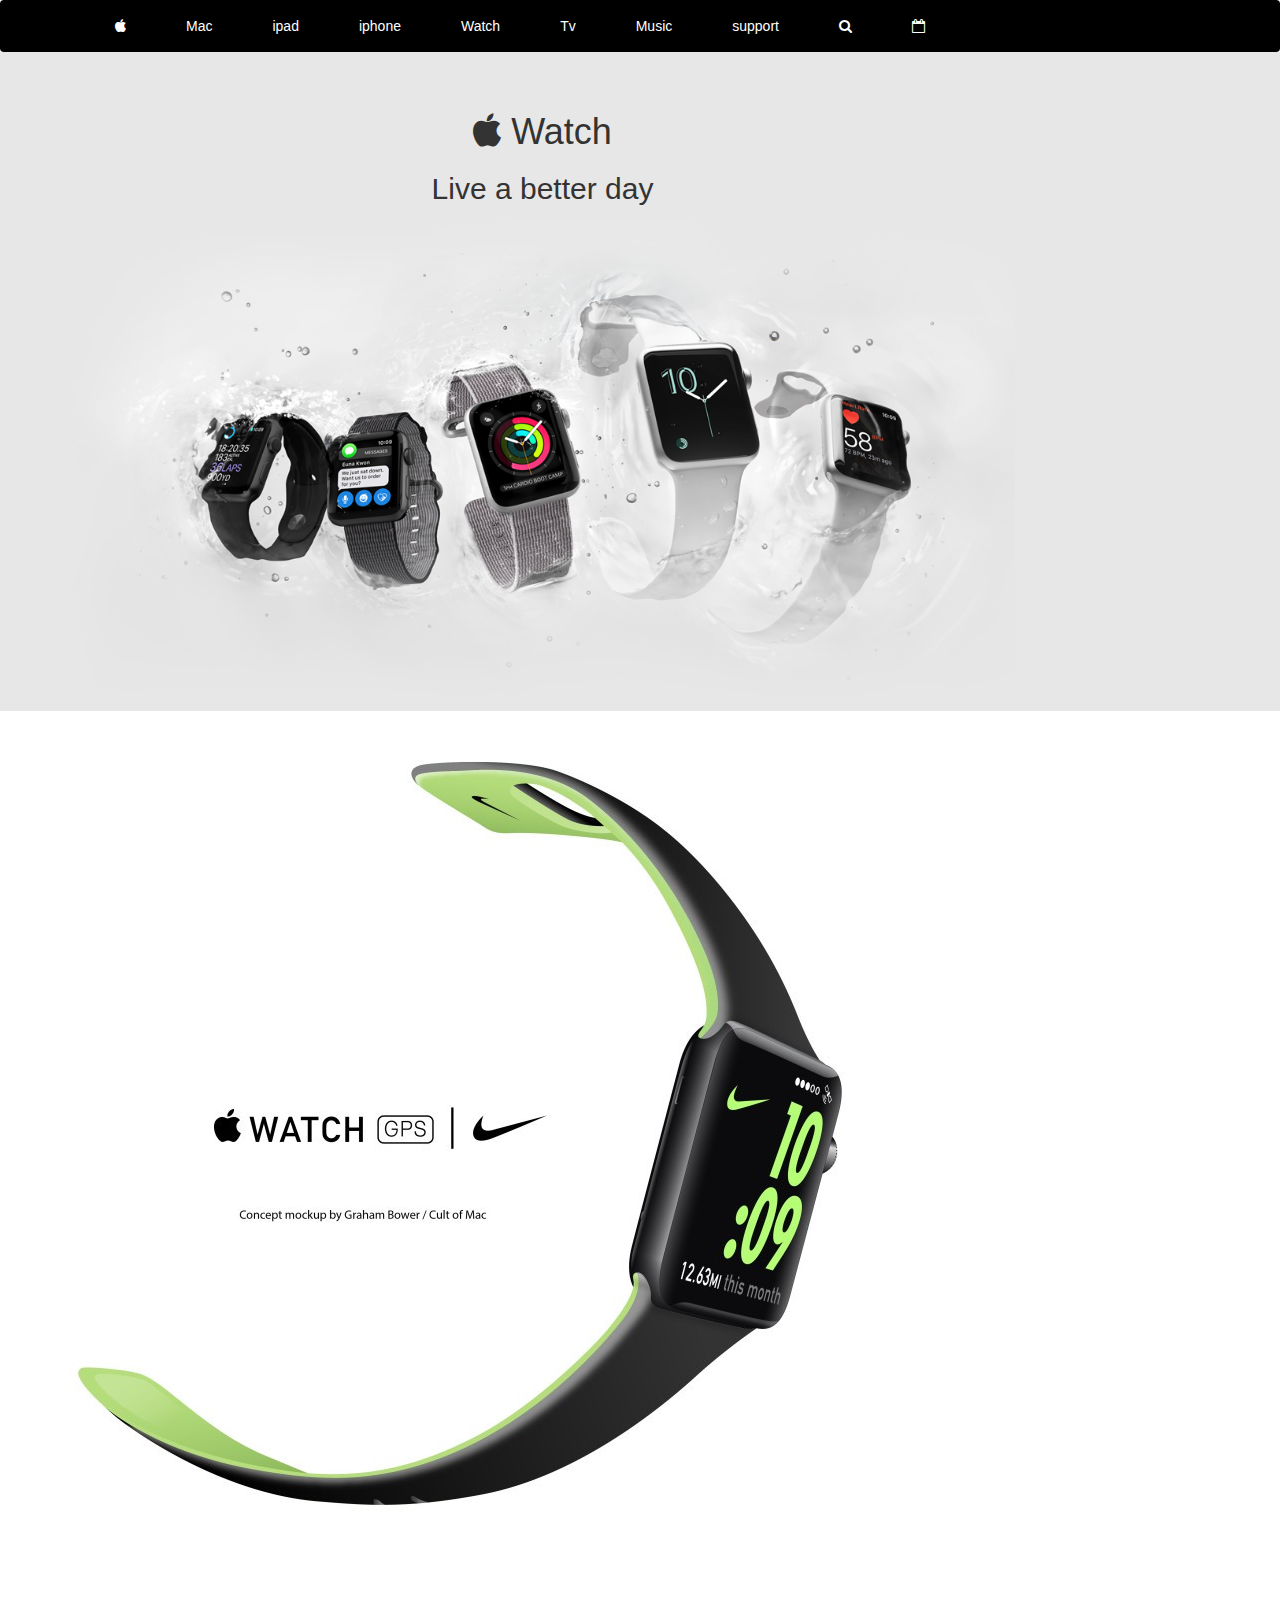
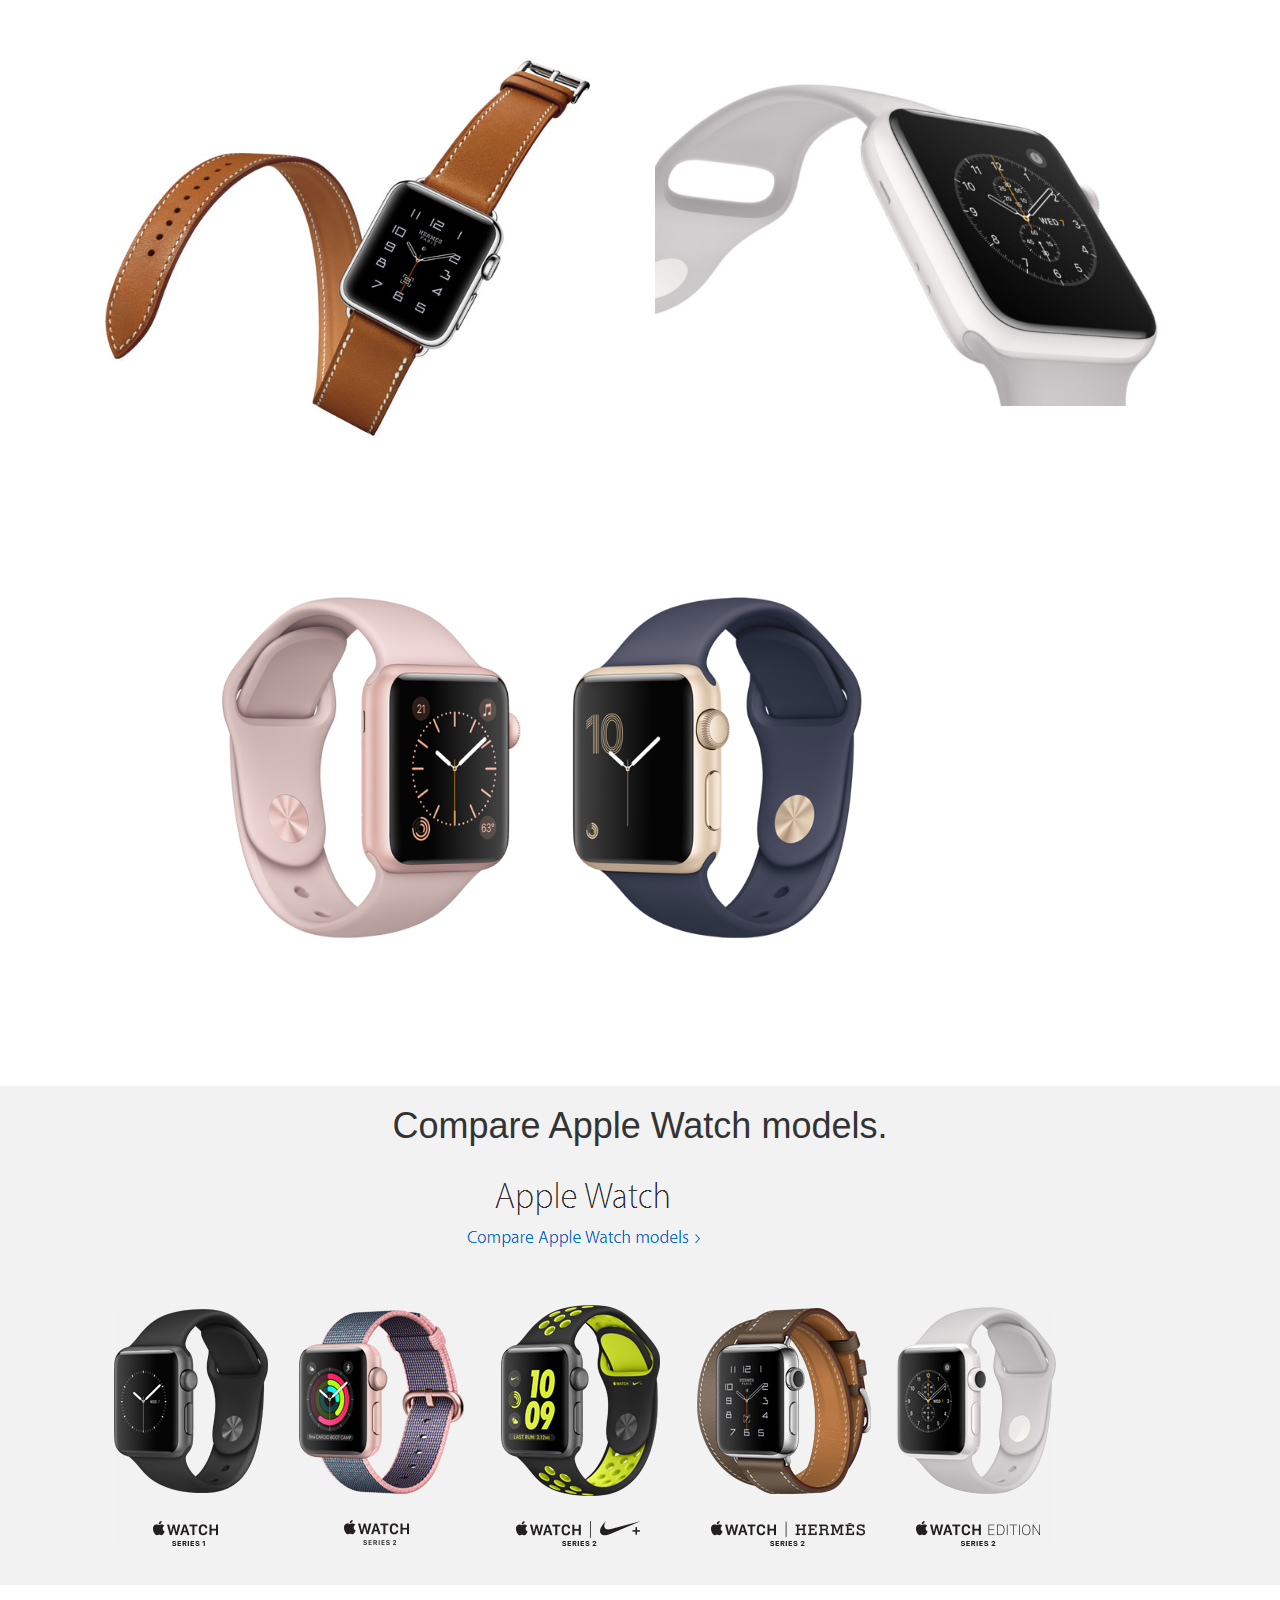
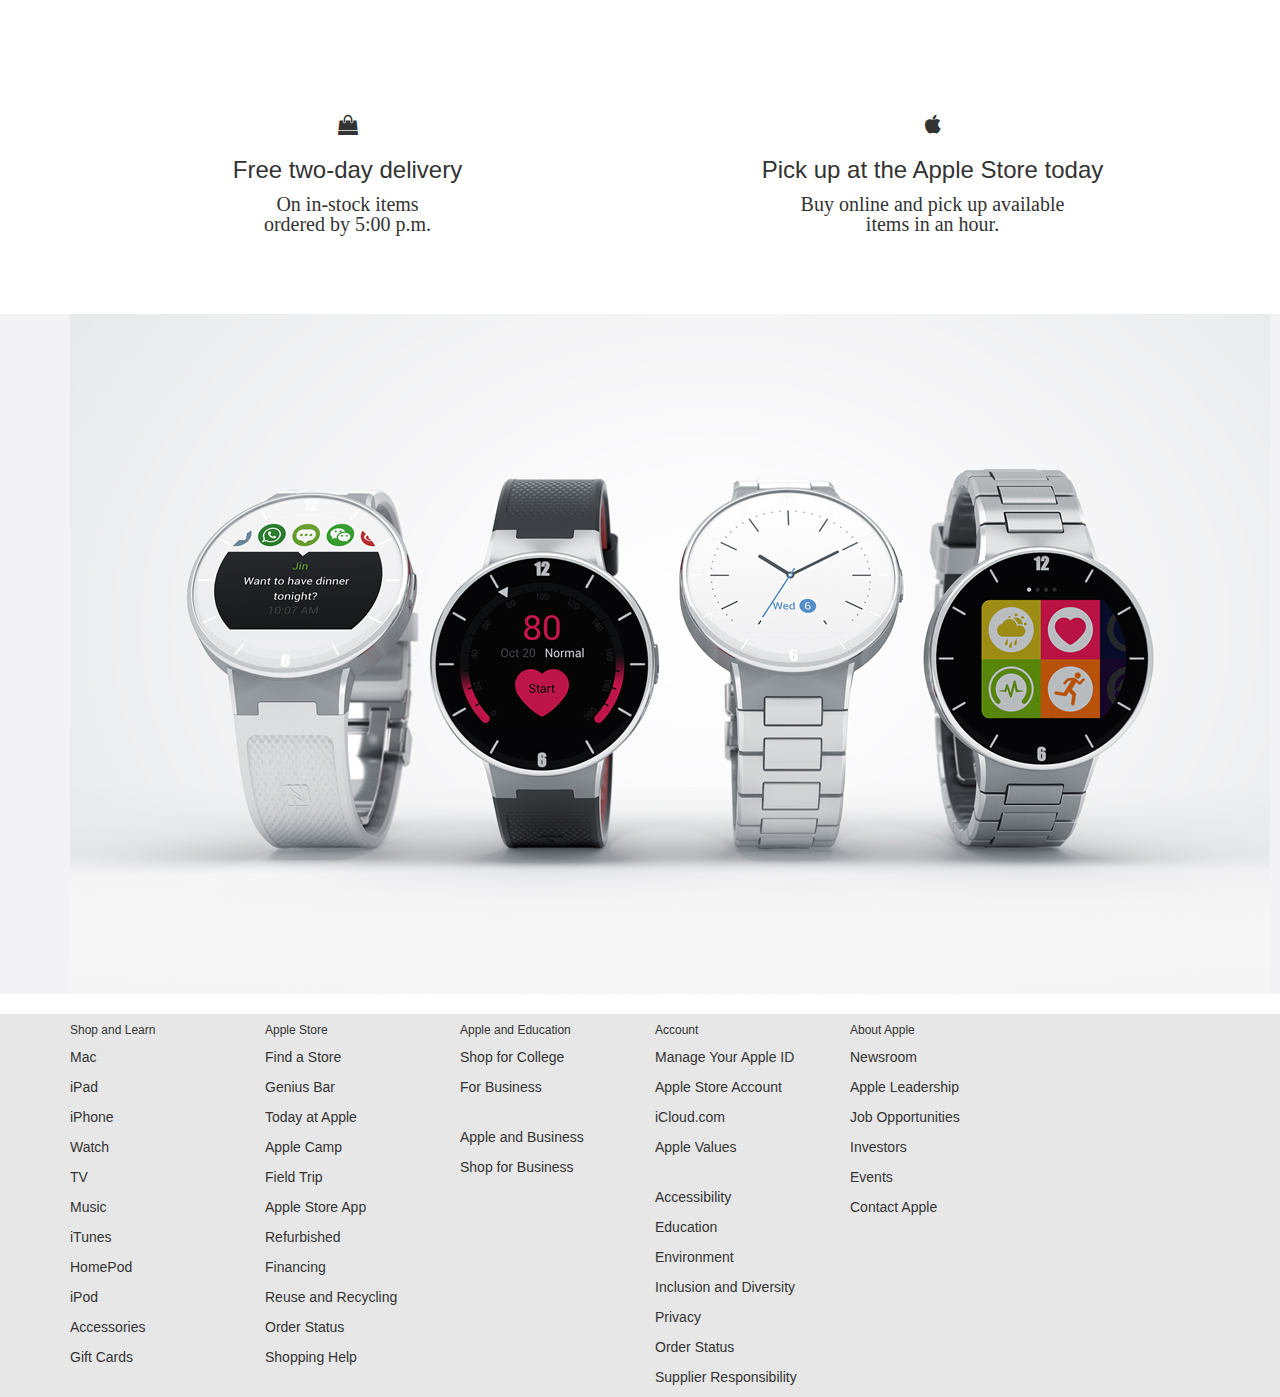
<file: Watch.html>
<!DOCTYPE html>
<html lang="en">
  <head>
    <meta charset="utf-8">
    <meta http-equiv="X-UA-Compatible" content="IE=edge">
    <meta name="viewport" content="width=device-width, initial-scale=1">
    <!-- The above 3 meta tags *must* come first in the head; any other head content must come *after* these tags -->
    <title>Apple website</title>

    <!-- Bootstrap -->
    <link rel="stylesheet" href="css/style.css">  
    <link href="css/bootstrap.min.css" rel="stylesheet">
  <link rel="stylesheet" href="https://cdnjs.cloudflare.com/ajax/libs/font-awesome/4.7.0/css/font-awesome.min.css">
  <script src="https://ajax.googleapis.com/ajax/libs/jquery/3.2.1/jquery.min.js"></script>
  <script src="https://maxcdn.bootstrapcdn.com/bootstrap/3.3.7/js/bootstrap.min.js"></script>

   
  </head>
  <body>
      
      <!-- navbar -->
    
       <div class="banner">
      <nav class="navbar navbar-defualt">
      
          <div class="container">
          
              <ul class="nav navbar-nav">
              
                  <li><a href="index.html"><i class="fa fa-apple" aria-hidden="true"></i></a></li>
                  <li><a href="mac.html">Mac</a></li>
                  <li><a href="ipad.html">ipad</a></li>
                  <li><a href="iphone.html">iphone</a></li>
                  <li class="current"><a href="Watch.html">Watch</a></li>
                  <li><a href="Tv.html">Tv</a></li>
                  <li><a href="#">Music</a></li>
                  <li><a href="#">support</a></li>
                  <li><a href="#"><i class="fa fa-search" aria-hidden="true"></i></a></li>
                  <li><a href="#"><i class="fa fa-calendar-o" aria-hidden="true"></i></a></li>
              </ul>
          </div>
      </nav>
      </div>
      
      <!-- end navbar -->
      <div id="show2" class="show2">
          <div class="container">
          <div class="row">
          
              <div class="col-lg-10 col-md-10">
              <h1><i class="fa fa-apple" aria-hidden="true"></i> Watch</h1>
              <h2>Live a better day</h2> 
              </div>
              
              
              <div class="col-lg-10 col-md-10">
              <img src="images/show4-img.png" class="img-responsive">
              
              </div>
          
          
              </div>
          </div>
      
      </div>
      
      
      <div id="nike" class="nike">
          <div class="container">
          <div class="row">
              <div class="col-lg-10 col-md-10">
              <img src="images/nike.jpg" class="img-responsive"> 
              </div>
          
              </div>
              
              
          </div>
              </div>
      
      
      <div id="watch" class="watch">
          <div class="container">
          <div class="row">
              
              <div class="col-lg-6 col-md-6">
              <img src="images/herms.jpg" class="img-responsive"> 
              </div>
              
              
              <div class="col-lg-6 col-md-6">
              <img src="images/eddipng.png" class="img-responsive"> 
              </div>
          
              </div>
              
              
          </div>
              </div>
      
           
            <div id="ser" class="ser">
          <div class="container">
          <div class="row">
              
              <div class="col-lg-10 col-md-10">
               <img src="images/sers1.png" class="img-responsive">

              </div>  
              
              </div>
              </div>
              </div>
      
       <div id="wcomp" class="wcomp">
          <div class="container">
              <h1>Compare Apple Watch models.</h1>  
          <div class="row">
              
              <div class="col-lg-10 col-md-10">
               <img src="images/wcom.png" >

              </div> 
              
              </div>      
              </div>      
              </div> 
      
      <div id="imac" class="imac">
          <div class="container">
              <div class="row">
          
          <div class="col-lg-6 col-md-6" id="fa">
                      <i class="fa fa-shopping-bag" aria-hidden="true"></i>
                      <h3>Free two-day delivery</h3>
                      <p class="fa">On in-stock items<br>ordered by 5:00 p.m.</p>
                  
                  
                  </div>
                  <div class="col-lg-6 col-md-6" id="fa" >
                      <i class="fa fa-apple" aria-hidden="true"></i>
                      <h3>Pick up at the Apple Store today</h3>
                      <p class="fa">Buy online and pick up available<br>items in an hour.</p>
                  
                  
                  </div>
              </div>
              </div>
          </div>
      
      
       <div id="new" class="new">
          <div class="container">
                
          <div class="row">
              
              <div class="col-lg-10 col-md-10">
               <img src="images/new.png" >
              
              </div> 
              
              </div>      
              </div>      
              </div> 
          
              
      
      
      
      <!-- service -->
      
      <div id="service" class="service">
          <div class="container">
              <div class="row">
              
                  <div class="col-lg-2 col-md-2">
                      <h6>Shop and Learn</h6>
                      <p>Mac</p>
                      <p>iPad</p>
                      <p>iPhone</p>
                      <p>Watch</p>
                      <p>TV</p>
                      <p>Music</p>
                      <p>iTunes</p>
                      <p>HomePod</p>
                      <p>iPod</p>
                      <p>Accessories</p>
                      <p>Gift Cards</p>
                  
                  
                  </div>
                  
                  <div class="col-lg-2 col-md-2">
                      <h6> Apple Store</h6>
                      <p>Find a Store</p>
                      <p>Genius Bar</p>
                      <p>Today at Apple</p>
                      <p>Apple Camp</p>
                      <p>Field Trip</p>
                      <p>Apple Store App</p>
                      <p>Refurbished </p>
                      <p>Financing</p>
                      <p>Reuse and Recycling</p>
                      <p>Order Status</p>
                      <p>Shopping Help</p>
                  
                  
                  </div>
                  
                  
                  <div class="col-lg-2 col-md-2">
                      <h6>Apple and Education</h6>
                      <p>Shop for College</p>
                      <p>For Business</p>
                      <br />
                      
                      <p>Apple and Business</p>
                      <p>Shop for Business</p>
                      
                  
                  </div>
                  
                  <div class="col-lg-2 col-md-2">
                      <h6> Account</h6>
                      <p>Manage Your Apple ID</p>
                      <p>Apple Store Account</p>
                      <p>iCloud.com</p>
                      <p>Apple Values</p>
                      <br />
                      
                      <p>Accessibility</p>
                      <p>Education</p>
                      <p>Environment</p>
                      <p>Inclusion and Diversity</p>
                      <p>Privacy</p>
                      <p>Order Status</p>
                      <p>Supplier Responsibility</p>
                  
                  
                  </div>
                  
                  
                  <div class="col-lg-2 col-md-2">
                      <h6> About Apple</h6>
                      <p>Newsroom</p>
                      <p>Apple Leadership</p>
                      <p>Job Opportunities</p>
                      <p>Investors</p>
                      <p>Events</p>
                      <p>Contact Apple</p>
                      
                  </div>
              </div>
          </div>
      </div>
      
       <!-- end service -->
      
      
      
      

      
      
      
      

     
   





      
      
      
      
      
      
      
      
      
      
      
      
      
      
      
      
      
      
      
      
      
      
      
      
      
      
      
      
      
      

    <!-- jQuery (necessary for Bootstrap's JavaScript plugins) -->
    <script src="https://ajax.googleapis.com/ajax/libs/jquery/1.12.4/jquery.min.js"></script>
    <!-- Include all compiled plugins (below), or include individual files as needed -->
    <script src="js/bootstrap.min.js"></script>
  </body>
</html>
</file>
<file: css/style.css>
/*Navbar*/
.navbar{
background-color: black;
border-radius: 0;    
border: 0;    

color: white;

    
}


.navbar-defualt .navbar-nav > li > a{
text-align: center;    
color: white;   
margin-left: 30px;    
}


.navbar-defualt .navbar-nav > li>  a:hover{
    background-color: black;
    color: grey;
}


/*HEADER*/




/*CARASOL*/
.carousel-inner{
margin-top: -22px;
height: 730px;    
}




/*INFO*/

.info{
margin-top: 30px;    
}


.info h4, .mag{
    text-align: center;
    
}




/*SERVICE*/

.service{
    margin-top: 20px;
    background-color: #e7e7e7;
}

.service h6, p{
    text-align: center;
    text-align: justify;
}

/*NEXT PAGE IMAC*/

/*SHOWCASE*/

.showcase{
    background-color: black;
    color: white;
    margin-top: -22px;
}

.showcase h1, h4{
    text-align: center;
}

.showcase h1{
margin-top: 40px;
font-size: 50px;    
}

/*Imac2*/

.imac {
 margin-top: 60px;
text-align: center;
}

.macbook{
text-align: center;
background-color: #e8e8e8; 
    margin-top: 60px;
}

.mac h1{
    text-align: center;
    margin-top: 40px;
}

.cmac{
    text-align: center;
  background-color: #e8e8e8;
    margin-top: 60px
}

.cmac img{
  margin-top: 40px;  
}

.imac #fa {
margin-top: 70px;
   
}

.imac  i{
font-size: 40px;

}

.imac #fa, h3, .fa, i{
text-align: center;
}

.imac .fa{
font-size: 20px;    
}

.acc h1{
text-align: center;    
margin-top: 80px;    
    
}




/*IPAD PAGE*/


.ipad h1, h3{
text-align: center;
font-size: 50px;   
}


.ipad h1{
    max-height: 50px;
}


/*PEN*/


.pen{
    
margin-top: 100px;
padding: 30px;    
}

.pen #pro{
    
    margin-top: 40px;
    padding: 20px;
}



.fun {
    text-align: center;
    background-color: #fafafa;
    margin-top: 80px;
}

.buy{
margin-top: 80px;
    
}

.acss{
    background-color: #ededed;
    margin-top: 80px;
    text-align: center;
}

.acss h2{
margin-top: 60px;    
}

/*IPONE PAGE*/

.show{
background-color: black;
color: white;
text-align: center;
margin-top: -22px;    
}

.show h4{
margin-top: 50px;    
}




.phone{
    
margin-top: 100px;
background-color: #cd3242;
     
}






.ph {
    background-color: #f2f2f2;
    margin-top: 80px;
    
}

.clip{
margin-top: 80px;
text-align: center;
padding: 20px;    
}

.clip .chill{
    width: 90%;
    height: 640px;
}

.step {
margin-top: 40px; 
background-color: white;
}

.step h1{
    margin-top: 150px;
    padding: 20px;
}

.step h1, #stp{
text-align: center;
}

.comp {
margin-top: 40px;
text-align: center;
}

.goin{
    margin-top: 80px;
    text-align: center;
    background-color: #f2f2f2;
}

.goin i, .fai{
text-align: center;
}

/*WATCH PAGE*/

.show2{
text-align: center;
background-color: #e7e7e7;
margin-top: -20px;    
}

.show2 h1{
margin-top: 60px;    
}

.nike{
margin-top: 40px;    
}

.watch{
margin-top: 80px;
padding: 30px;

}

.ser{
    margin-top: 20px;
    text-align: center;
   
}

.wcomp{
text-align: center;
margin-top: 70px;
background-color: #f2f2f2;
}

.new{
margin-top: 70px;
text-align: center;
background-color: #f3f3f5;
}

/*TV PAGE*/

.show3{
    text-align: center;
    background-color: #e7e7e7;
    margin-top: -21px;
}

.show3 img{
margin-top: 50px;    
}

.tv{
margin-top: 100px;
text-align: center;

}

.tv .htv{
margin-right: 180px;    
}

.contr {

margin-top: 120px;

}

.contr h2{
margin-top: 210px;    
}

.contr .h2, .h4{
    text-align: justify;
}

.bell{
margin-top: 80px;
background-color: #e7e7e7;    
    
}
</file>
